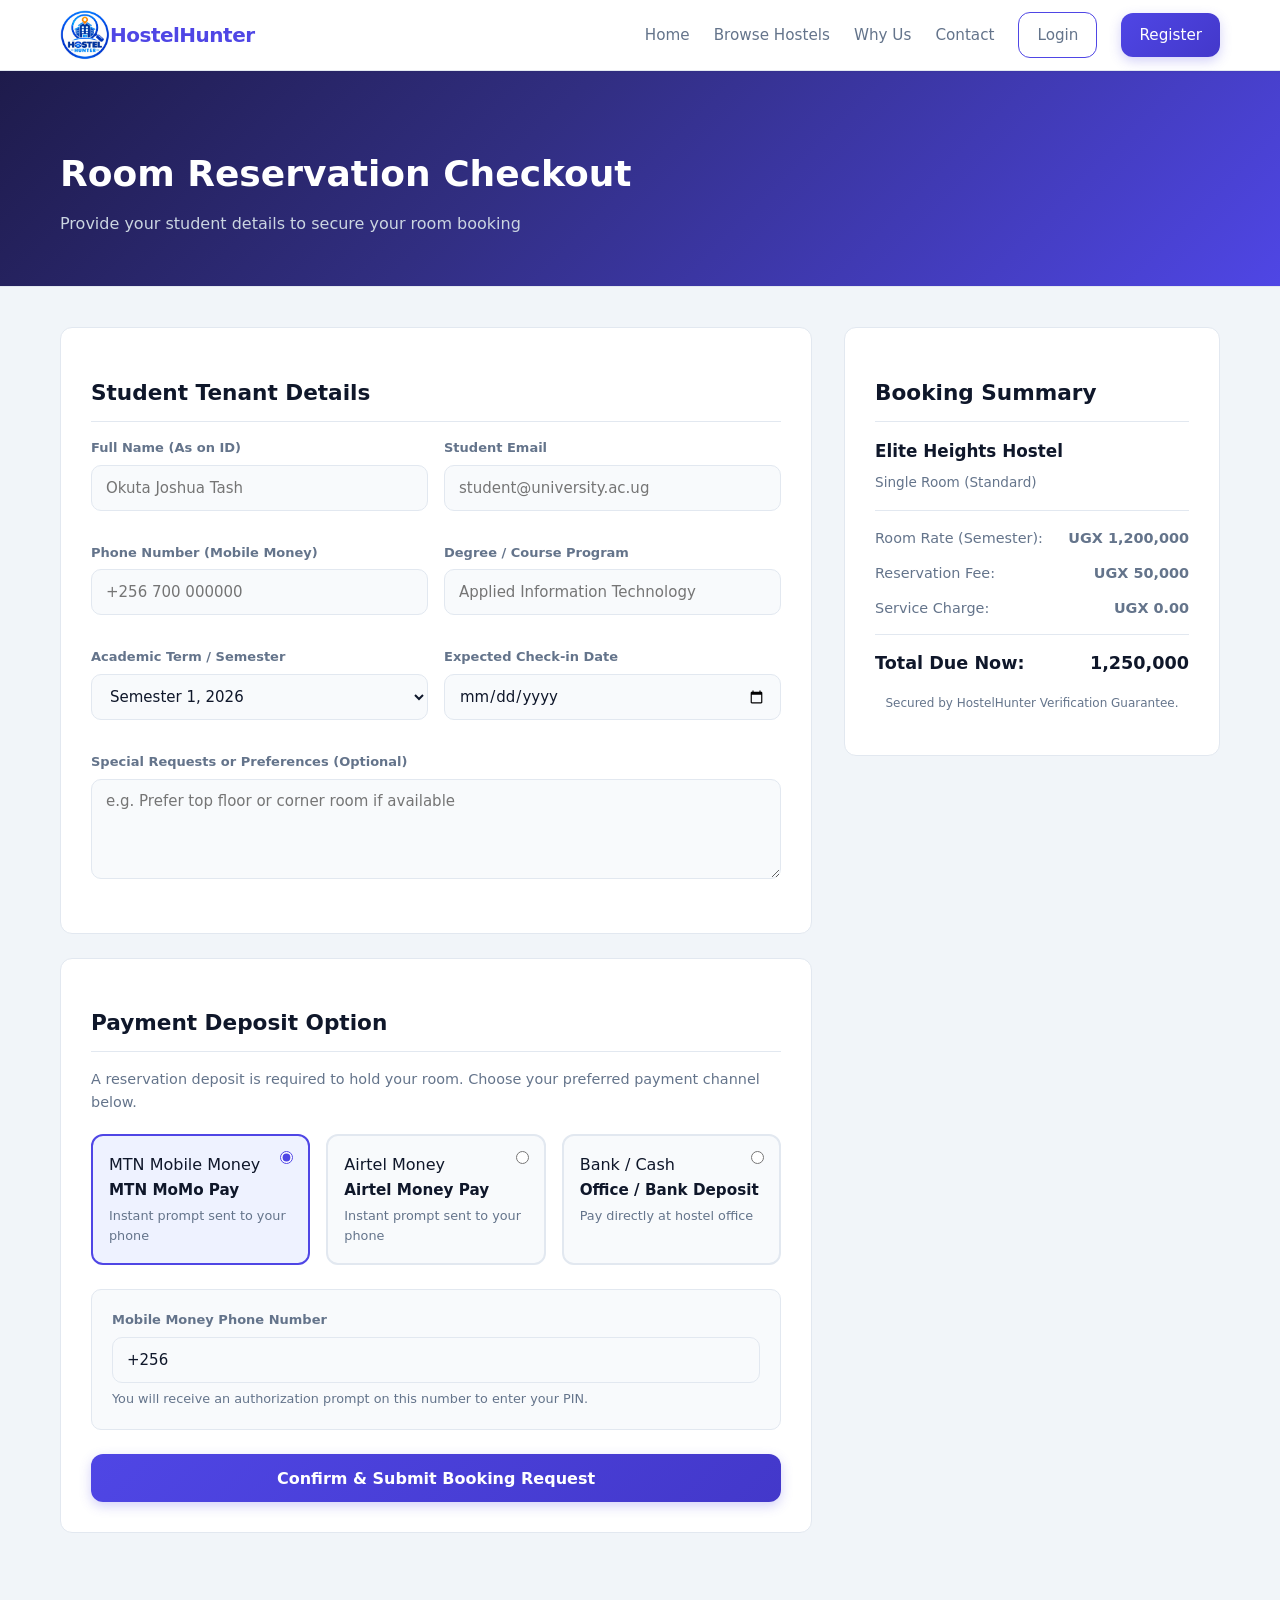
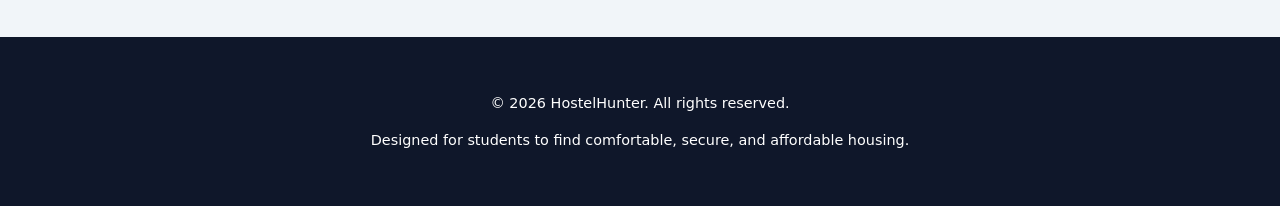
<file: booking.html>
<!DOCTYPE html>
<html lang="en">

<head>
    <meta charset="UTF-8">
    <meta name="viewport" content="width=device-width, initial-scale=1.0">
    <title>Complete Booking | HostelHunter</title>
    <link rel="stylesheet" href="style.css">
</head>

<body>

    <!-- Navigation Bar -->
    <nav class="navbar">
        <div class="container nav-container">
            <a href="index.html" class="logo">
                <img src="icon.jpeg" alt="Logo" class="nav-title-icon"
                    style="width:50px; height:50px; border-radius:50%; object-fit:cover;">HostelHunter
            </a>
            <button class="menu-toggle" id="menuToggle" aria-label="Toggle navigation">
                <span></span>
                <span></span>
                <span></span>
            </button>
            <ul class="nav-links" id="navLinks">
                <li><a href="index.html">Home</a></li>
                <li><a href="listings.html">Browse Hostels</a></li>
                <li><a href="index.html#features">Why Us</a></li>
                <li><a href="index.html#contact">Contact</a></li>
                <li><a href="login.html" class="btn btn-outline">Login</a></li>
                <li><a href="register.html" class="btn btn-primary">Register</a></li>
            </ul>
        </div>
    </nav>

    <!-- Page Header -->
    <header class="page-header">
        <div class="container">
            <h1>Room Reservation Checkout</h1>
            <p>Provide your student details to secure your room booking</p>
        </div>
    </header>

    <!-- Main Booking Layout -->
    <div class="container">
        <div class="booking-layout">

            <!-- Left Column: Student Details Form -->
            <form action="student-dashboard.html" method="GET">
                <div class="booking-card">
                    <h2>Student Tenant Details</h2>

                    <div class="form-row">
                        <div class="form-group">
                            <label for="full_name">Full Name (As on ID)</label>
                            <input type="text" id="full_name" name="full_name" placeholder="Okuta Joshua Tash" required>
                        </div>
                        <div class="form-group">
                            <label for="student_email">Student Email</label>
                            <input type="email" id="student_email" name="student_email"
                                placeholder="student@university.ac.ug" required>
                        </div>
                    </div>

                    <div class="form-row">
                        <div class="form-group">
                            <label for="phone">Phone Number (Mobile Money)</label>
                            <input type="tel" id="phone" name="phone" placeholder="+256 700 000000" required>
                        </div>
                        <div class="form-group">
                            <label for="course">Degree / Course Program</label>
                            <input type="text" id="course" name="course" placeholder="Applied Information Technology"
                                required>
                        </div>
                    </div>

                    <div class="form-row">
                        <div class="form-group">
                            <label for="semester">Academic Term / Semester</label>
                            <select id="semester" name="semester" required>
                                <option value="sem1_2026">Semester 1, 2026</option>
                                <option value="sem2_2026">Semester 2, 2026</option>
                            </select>
                        </div>
                        <div class="form-group">
                            <label for="checkin_date">Expected Check-in Date</label>
                            <input type="date" id="checkin_date" name="checkin_date" required>
                        </div>
                    </div>

                    <div class="form-group">
                        <label for="notes">Special Requests or Preferences (Optional)</label>
                        <textarea id="notes" name="notes"
                            placeholder="e.g. Prefer top floor or corner room if available"></textarea>
                    </div>
                </div>

                <div class="booking-card">
                    <h2>Payment Deposit Option</h2>
                    <p style="color: var(--muted); font-size: 0.9rem; margin-bottom: 20px;">A reservation deposit is
                        required to hold your room. Choose your preferred payment channel below.</p>

                    <!-- Payment Method Cards -->
                    <div class="payment-options-grid">
                        <label class="payment-card-option selected" id="opt-mtn">
                            <input type="radio" name="payment_method" value="mtn" checked
                                onchange="togglePaymentForm('mtn')">
                            <span class="provider-badge mtn">MTN Mobile Money</span>
                            <span class="payment-title">MTN MoMo Pay</span>
                            <span class="payment-desc">Instant prompt sent to your phone</span>
                        </label>

                        <label class="payment-card-option" id="opt-airtel">
                            <input type="radio" name="payment_method" value="airtel"
                                onchange="togglePaymentForm('airtel')">
                            <span class="provider-badge airtel">Airtel Money</span>
                            <span class="payment-title">Airtel Money Pay</span>
                            <span class="payment-desc">Instant prompt sent to your phone</span>
                        </label>

                        <label class="payment-card-option" id="opt-bank">
                            <input type="radio" name="payment_method" value="bank" onchange="togglePaymentForm('bank')">
                            <span class="provider-badge">Bank / Cash</span>
                            <span class="payment-title">Office / Bank Deposit</span>
                            <span class="payment-desc">Pay directly at hostel office</span>
                        </label>
                    </div>

                    <!-- Dynamic Payment Form Fields -->
                    <div id="mobile-money-box" class="payment-details-box active">
                        <div class="form-group" style="margin-bottom: 0;">
                            <label for="momo_number">Mobile Money Phone Number</label>
                            <input type="tel" id="momo_number" name="momo_number" placeholder="0770000000 / 0780000000"
                                value="+256 ">
                            <small style="color: var(--muted); font-size: 0.8rem; margin-top: 6px; display: block;">You
                                will receive an authorization prompt on this number to enter your PIN.</small>
                        </div>
                    </div>

                    <div id="bank-box" class="payment-details-box">
                        <p style="font-size: 0.9rem; color: var(--text); margin-bottom: 8px;"><strong>Instructions for
                                Office / Bank Deposit:</strong></p>
                        <p style="font-size: 0.85rem; color: var(--muted); margin-bottom: 0;">You can visit the Elite
                            Heights management office at Techambia Zone A or deposit directly to Stanbic Bank Account:
                            <strong>9030012345678</strong> (HostelHunter Ltd). Bring your slip during check-in.</p>
                    </div>

                    <button type="submit" class="btn btn-primary full-width"
                        style="margin-top: 24px; height: 48px; font-size: 16px;">Confirm & Submit Booking
                        Request</button>
                </div>
            </form>

            <!-- Right Column: Booking Summary Sidebar -->
            <div>
                <div class="booking-card" style="position: sticky; top: 90px;">
                    <h2>Booking Summary</h2>

                    <div style="margin-bottom: 16px; padding-bottom: 16px; border-bottom: 1px solid var(--border);">
                        <strong
                            style="color: var(--navy); display: block; font-size: 1.05rem; margin-bottom: 4px;">Elite
                            Heights Hostel</strong>
                        <span style="font-size: 0.85rem; color: var(--muted);">Single Room (Standard)</span>
                    </div>

                    <div class="summary-item">
                        <span>Room Rate (Semester):</span>
                        <strong>UGX 1,200,000</strong>
                    </div>
                    <div class="summary-item">
                        <span>Reservation Fee:</span>
                        <strong>UGX 50,000</strong>
                    </div>
                    <div class="summary-item">
                        <span>Service Charge:</span>
                        <strong>UGX 0.00</strong>
                    </div>

                    <div class="summary-total">
                        <span>Total Due Now:</span>
                        <span style="color: var(--blue);">1,250,000</span>
                    </div>

                    <p style="font-size: 0.75rem; color: var(--muted); margin-top: 16px; text-align: center;">
                        Secured by HostelHunter Verification Guarantee.
                    </p>
                </div>
            </div>

        </div>
    </div>

    <!-- Footer -->
    <footer class="footer">
        <div class="container">
            <p>&copy; 2026 HostelHunter. All rights reserved.</p>
            <p class="footer-sub">Designed for students to find comfortable, secure, and affordable housing.</p>
        </div>
    </footer>

    <script src="script.js"></script>
</body>

</html>
</file>
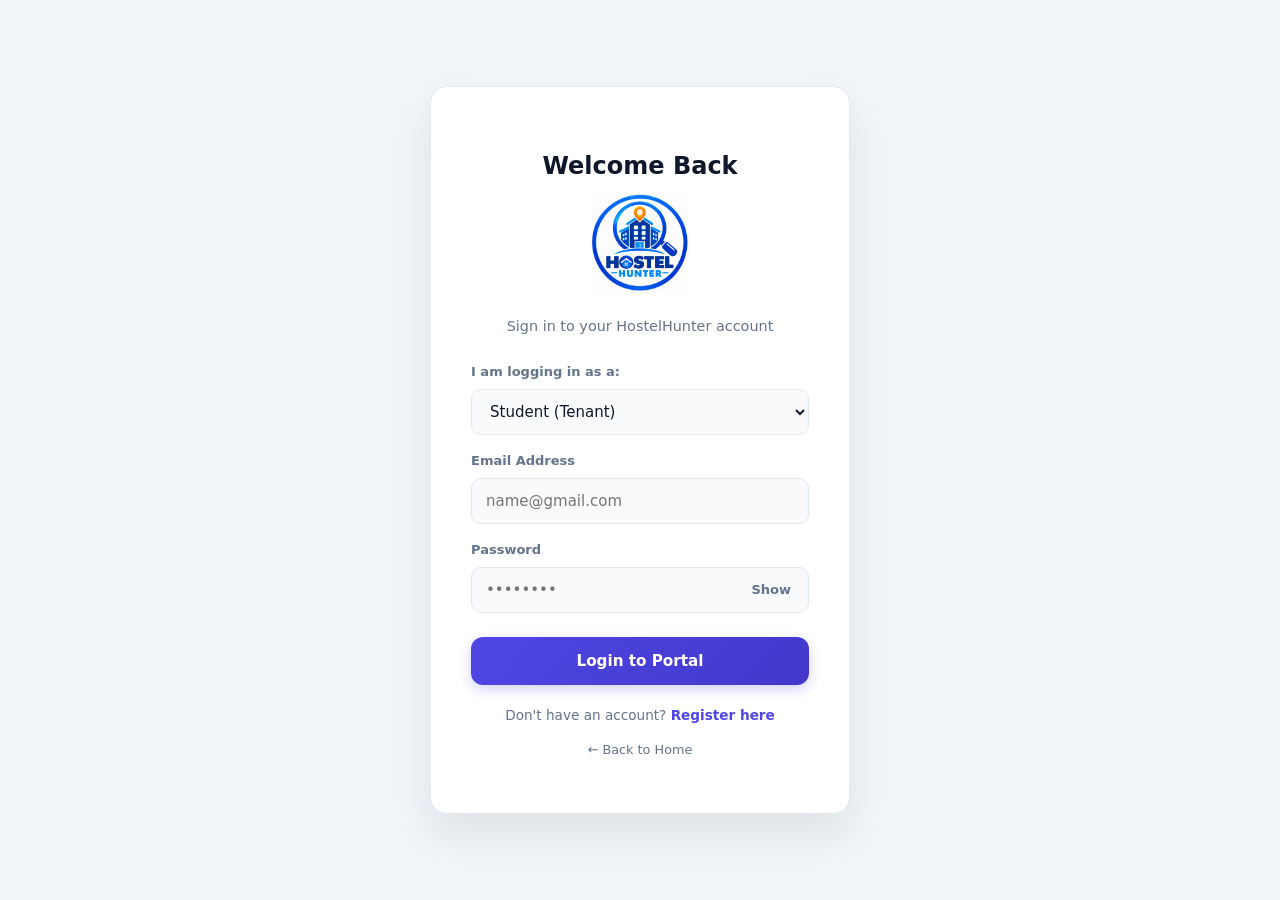
<file: login.html>
<!DOCTYPE html>
<html lang="en">

<head>
    <meta charset="UTF-8">
    <meta name="viewport" content="width=device-width, initial-scale=1.0">
    <title>Login - HostelHunter</title>
    <link rel="stylesheet" href="style.css">
</head>

<body
    style="display: flex; align-items: center; justify-content: center; min-height: 100vh; background: var(--bg-main);">
    <div
        style="background: var(--white); padding: 40px; border-radius: 16px; width: 100%; max-width: 420px; box-shadow: 0 20px 40px rgba(15, 23, 42, 0.08); border: 1px solid var(--border); text-align: center;">

        <h2 style="color: var(--text); margin-bottom: 8px;">Welcome Back</h2>




        <img src="icon.jpeg"
            style="width:100px; height:100px;">
        <p style="color: var(--muted); font-size: 0.9rem; margin-bottom: 24px;">Sign in to your HostelHunter account</p>

        <!-- Unified Alert/Error Box -->
        <div id="loginAlert"
            style="display: none; background: #fef2f2; border: 1px solid #fecaca; color: #dc2626; padding: 10px 14px; border-radius: 8px; font-size: 0.85rem; margin-bottom: 16px; text-align: left;">
        </div>

        <form id="loginForm" onsubmit="handleLogin(event)">
            <!-- Account Type Selector -->
            <div class="form-group" style="text-align: left; margin-bottom: 16px;">
                <label for="accountType"
                    style="display:block; font-size:13px; font-weight:600; margin-bottom:6px; color: var(--muted);">I am
                    logging in as a:</label>
                <select id="accountType" name="account_type"
                    style="width:100%; height:46px; padding:0 14px; border:1px solid var(--border); border-radius:10px; background:var(--bg-light); color: var(--text);">
                    <option value="student">Student (Tenant)</option>
                    <option value="vendor">Hostel Owner / Vendor</option>
                </select>
            </div>

            <div class="form-group" style="text-align: left; margin-bottom: 16px;">
                <label for="loginEmail"
                    style="display:block; font-size:13px; font-weight:600; margin-bottom:6px; color: var(--muted);">Email
                    Address</label>
                <input type="email" id="loginEmail" name="email" required placeholder="name@gmail.com"
                    style="width:100%; height:46px; padding:0 14px; border:1px solid var(--border); border-radius:10px; background:var(--bg-light); color: var(--text);">
            </div>

            <!-- Password Field with Built-in View Toggle -->
            <div class="form-group" style="text-align: left; margin-bottom: 24px;">
                <label for="loginPassword"
                    style="display:block; font-size:13px; font-weight:600; margin-bottom:6px; color: var(--muted);">Password</label>
                <div style="position: relative; display: flex; align-items: center;">
                    <input type="password" id="loginPassword" name="password" required placeholder="••••••••"
                        style="width:100%; height:46px; padding:0 45px 0 14px; border:1px solid var(--border); border-radius:10px; background:var(--bg-light); color: var(--text);">
                    <button type="button" onclick="togglePasswordVisibility()"
                        style="position: absolute; right: 12px; background: none; border: none; cursor: pointer; color: var(--muted); font-size: 13px; font-weight: 600;"
                        id="togglePasswordBtn">Show</button>
                </div>
            </div>

            <button type="submit" id="loginBtn" class="btn btn-primary full-width" style="height: 48px;">Login to
                Portal</button>
        </form>

        <p style="font-size: 0.85rem; color: var(--muted); margin-top: 20px;">
            Don't have an account? <a href="register.html"
                style="color: var(--primary); text-decoration: none; font-weight: 600;">Register here</a>
        </p>
        <p style="font-size: 0.8rem; margin-top: 10px;">
            <a href="index.html" style="color: var(--muted); text-decoration: none;">&larr; Back to Home</a>
        </p>
    </div>

    <script src="script.js"></script>
</body>

</html>
</file>
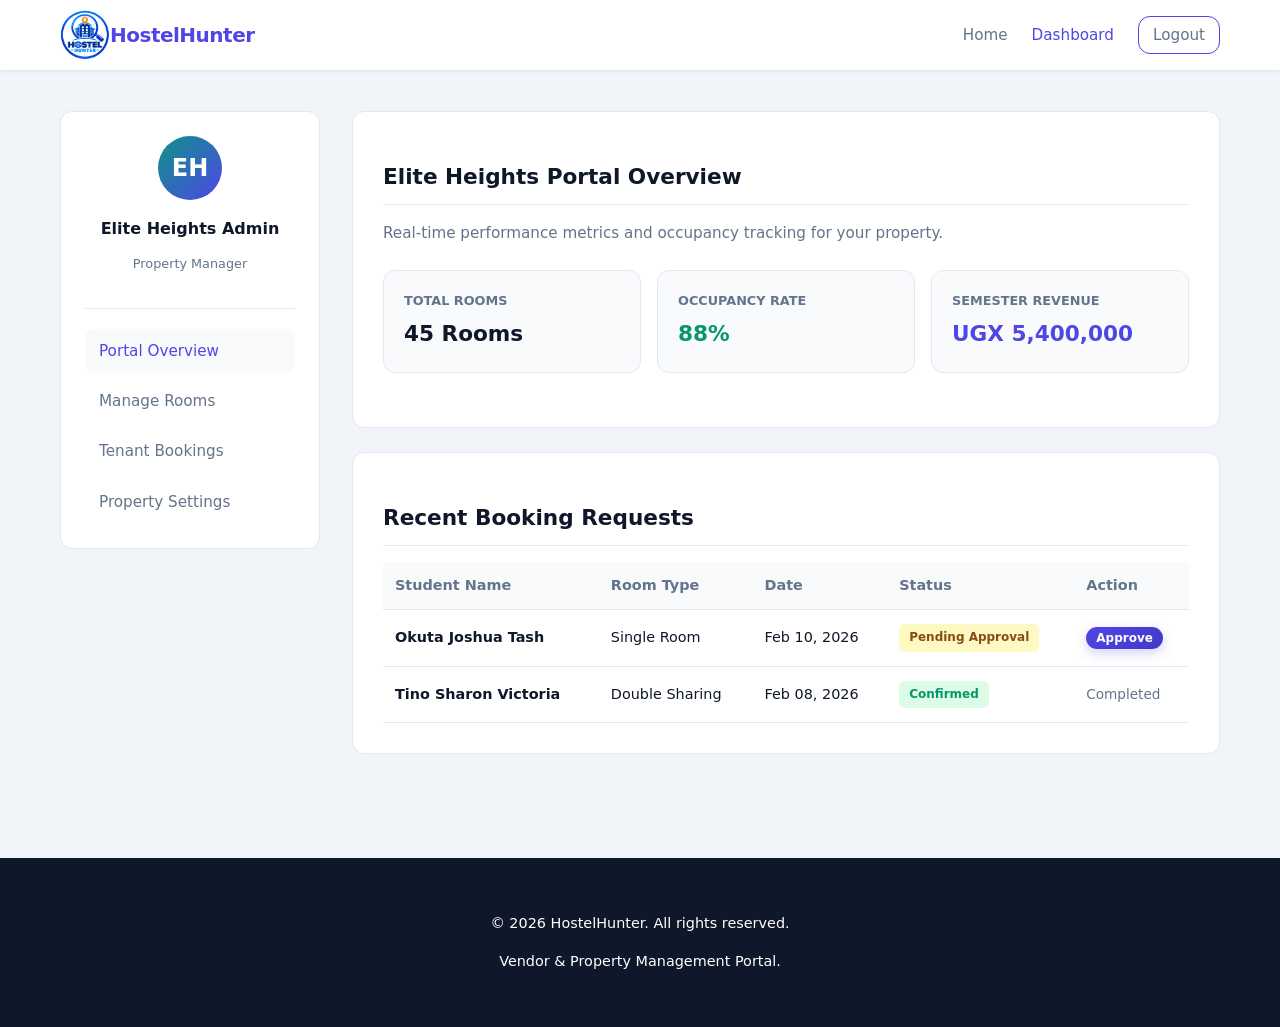
<file: owner-dashboard.html>
<!DOCTYPE html>
<html lang="en">

<head>
    <meta charset="UTF-8">
    <meta name="viewport" content="width=device-width, initial-scale=1.0">
    <title>Owner & Admin Portal | HostelHunter</title>
    <link rel="stylesheet" href="style.css">
</head>

<body>

    <!-- Navigation Bar -->
    <nav class="navbar">
        <div class="container nav-container">
             <a href="index.html" class="logo">
                <img src="icon.jpeg" alt="Logo" class="nav-title-icon"
                    style="width:50px; height:50px; border-radius:50%; object-fit:cover;">HostelHunter
            </a>
            <button class="menu-toggle" id="menuToggle" aria-label="Toggle navigation">
                <span></span>
                <span></span>
                <span></span>
            </button>
            <ul class="nav-links" id="navLinks">
                <li><a href="index.html">Home</a></li>
                <li><a href="owner-dashboard.html?tab=owner-overview" class="active">Dashboard</a></li>
                <li><a href="#" onclick="handleLogout(event)" class="btn btn-outline"
                        style="padding: 6px 14px;">Logout</a></li>
            </ul>
        </div>
    </nav>

    <!-- Dashboard Layout -->
    <div class="container">
        <div class="dashboard-layout">

            <!-- Sidebar Navigation -->
            <aside class="dashboard-sidebar">
                <div class="student-profile-snippet">
                    <div class="student-avatar"
                        style="background: linear-gradient(135deg, var(--accent), var(--primary));">EH</div>
                    <h3>Elite Heights Admin</h3>
                    <p>Property Manager</p>
                </div>

                <div class="dashboard-nav">
                    <a href="owner-dashboard.html?tab=owner-overview" class="dashboard-nav-link active"
                        id="nav-owner-overview" onclick="switchTab(event, 'owner-overview')">Portal Overview</a>
                    <a href="owner-dashboard.html?tab=rooms" class="dashboard-nav-link" id="nav-rooms"
                        onclick="switchTab(event, 'rooms')">Manage Rooms</a>
                    <a href="owner-dashboard.html?tab=tenant-bookings" class="dashboard-nav-link"
                        id="nav-tenant-bookings" onclick="switchTab(event, 'tenant-bookings')">Tenant Bookings</a>
                    <a href="owner-dashboard.html?tab=owner-settings" class="dashboard-nav-link" id="nav-owner-settings"
                        onclick="switchTab(event, 'owner-settings')">Property Settings</a>
                </div>
            </aside>

            <!-- Main Content Area -->
            <main class="dashboard-main">

                <!-- TAB 1: OVERVIEW -->
                <div id="owner-overview" class="dashboard-section active">
                    <div class="dashboard-card">
                        <h2>Elite Heights Portal Overview</h2>
                        <p style="color: var(--muted); font-size: 0.95rem; margin-bottom: 24px;">Real-time performance
                            metrics and occupancy tracking for your property.</p>

                        <div class="stats-grid">
                            <div class="stat-box">
                                <span>Total Rooms</span>
                                <strong>45 Rooms</strong>
                            </div>
                            <div class="stat-box">
                                <span>Occupancy Rate</span>
                                <strong style="color: var(--success);">88%</strong>
                            </div>
                            <div class="stat-box">
                                <span>Semester Revenue</span>
                                <strong style="color: var(--primary);">UGX 5,400,000</strong>
                            </div>
                        </div>
                    </div>

                    <div class="dashboard-card">
                        <h2>Recent Booking Requests</h2>
                        <div style="overflow-x: auto;">
                            <table class="booking-table">
                                <thead>
                                    <tr>
                                        <th>Student Name</th>
                                        <th>Room Type</th>
                                        <th>Date</th>
                                        <th>Status</th>
                                        <th>Action</th>
                                    </tr>
                                </thead>
                                <tbody>
                                    <tr>
                                        <td><strong>Okuta Joshua Tash</strong></td>
                                        <td>Single Room</td>
                                        <td>Feb 10, 2026</td>
                                        <td><span class="badge-status pending">Pending Approval</span></td>
                                        <td>
                                            <button class="btn btn-primary"
                                                style="padding: 4px 10px; font-size: 0.75rem;"
                                                onclick="alert('Booking approved successfully!')">Approve</button>
                                        </td>
                                    </tr>
                                    <tr>
                                        <td><strong>Tino Sharon Victoria</strong></td>
                                        <td>Double Sharing</td>
                                        <td>Feb 08, 2026</td>
                                        <td><span class="badge-status confirmed">Confirmed</span></td>
                                        <td><span style="font-size: 0.85rem; color: var(--muted);">Completed</span></td>
                                    </tr>
                                </tbody>
                            </table>
                        </div>
                    </div>
                </div>

                <!-- TAB 2: MANAGE ROOMS -->
                <div id="rooms" class="dashboard-section">
                    <div class="dashboard-card">
                        <div
                            style="display: flex; justify-content: space-between; align-items: center; margin-bottom: 20px;">
                            <h2>Room Inventory & Availability</h2>
                            <button class="btn btn-primary" style="padding: 6px 14px; font-size: 0.85rem;"
                                onclick="alert('Add Room modal triggered.')">+ Add New Room</button>
                        </div>
                        <div style="overflow-x: auto;">
                            <table class="booking-table">
                                <thead>
                                    <tr>
                                        <th>Room No.</th>
                                        <th>Type</th>
                                        <th>Price / Sem</th>
                                        <th>Status</th>
                                        <th>Actions</th>
                                    </tr>
                                </thead>
                                <tbody>
                                    <tr>
                                        <td><strong>Room 101</strong></td>
                                        <td>Single Room</td>
                                        <td>UGX 1200000</td>
                                        <td><span class="badge-status confirmed">Occupied</span></td>
                                        <td><a href="#"
                                                style="color: var(--primary); font-size: 0.85rem; text-decoration: none;">Edit</a>
                                        </td>
                                    </tr>
                                    <tr>
                                        <td><strong>Room 102</strong></td>
                                        <td>Single Room</td>
                                        <td>UGX 1200000</td>
                                        <td><span class="badge-status pending"
                                                style="background:#e0f2fe; color:#0369a1;">Available</span></td>
                                        <td><a href="#"
                                                style="color: var(--primary); font-size: 0.85rem; text-decoration: none;">Edit</a>
                                        </td>
                                    </tr>
                                    <tr>
                                        <td><strong>Room 201</strong></td>
                                        <td>Double Sharing</td>
                                        <td>UGX 900000</td>
                                        <td><span class="badge-status confirmed">Occupied</span></td>
                                        <td><a href="#"
                                                style="color: var(--primary); font-size: 0.85rem; text-decoration: none;">Edit</a>
                                        </td>
                                    </tr>
                                </tbody>
                            </table>
                        </div>
                    </div>
                </div>

                <!-- TAB 3: TENANT BOOKINGS -->
                <div id="tenant-bookings" class="dashboard-section">
                    <div class="dashboard-card">
                        <h2>All Tenant Reservations</h2>
                        <p style="color: var(--muted); font-size: 0.9rem; margin-bottom: 20px;">Complete record of
                            students checked into your property.</p>
                        <div style="overflow-x: auto;">
                            <table class="booking-table">
                                <thead>
                                    <tr>
                                        <th>Student</th>
                                        <th>Course</th>
                                        <th>Room</th>
                                        <th>Payment</th>
                                    </tr>
                                </thead>
                                <tbody>
                                    <tr>
                                        <td><strong>Okuta Joshua Tash</strong></td>
                                        <td>Applied IT</td>
                                        <td>Room 102 (Single)</td>
                                        <td><span class="badge-status confirmed">Deposit Paid (UGX 500000)</span></td>
                                    </tr>
                                    <tr>
                                        <td><strong>Tino Sharon Victoria</strong></td>
                                        <td>Education</td>
                                        <td>Room 201 (Double)</td>
                                        <td><span class="badge-status confirmed">Fully Paid</span></td>
                                    </tr>
                                </tbody>
                            </table>
                        </div>
                    </div>
                </div>

                <!-- TAB 4: PROPERTY SETTINGS -->
                <div id="owner-settings" class="dashboard-section">
                    <div class="dashboard-card">
                        <h2>Property & Vendor Settings</h2>
                        <p style="color: var(--muted); font-size: 0.9rem; margin-bottom: 20px;">Update your hostel
                            profile and payout details.</p>

                        <form onsubmit="handleSettingsUpdate(event)">
                            <div class="form-row">
                                <div class="form-group">
                                    <label>Hostel Name</label>
                                    <input type="text" value="Elite Heights Hostel">
                                </div>
                                <div class="form-group">
                                    <label>Location / Zone</label>
                                    <input type="text" value="Techambia Zone A">
                                </div>
                            </div>
                            <div class="form-row">
                                <div class="form-group">
                                    <label>Manager Phone</label>
                                    <input type="tel" value="+256 700 987654">
                                </div>
                                <div class="form-group">
                                    <label>Mobile Money / Bank Payout Number</label>
                                    <input type="text" value="+256 780 123456 (MTN)">
                                </div>
                            </div>
                            <button type="submit" class="btn btn-primary" style="padding: 10px 24px;">Save Property
                                Details</button>
                        </form>
                    </div>
                </div>

            </main>

        </div>
    </div>

    <!-- Success Modal Popup -->
    <div class="modal-overlay" id="successModal">
        <div class="modal-card text-center">
            <h3 style="color: var(--success); margin-bottom: 12px;">Success!</h3>
            <p style="color: var(--muted); font-size: 0.9rem; margin-bottom: 20px;" id="modalMessage">Property details
                updated successfully.</p>
            <button class="btn btn-primary" onclick="closeModal()" style="width: 100%;">OK</button>
        </div>
    </div>

    <!-- Footer -->
    <footer class="footer">
        <div class="container">
            <p>&copy; 2026 HostelHunter. All rights reserved.</p>
            <p class="footer-sub">Vendor & Property Management Portal.</p>
        </div>
    </footer>

    <script src="script.js"></script>
</body>

</html>
</file>
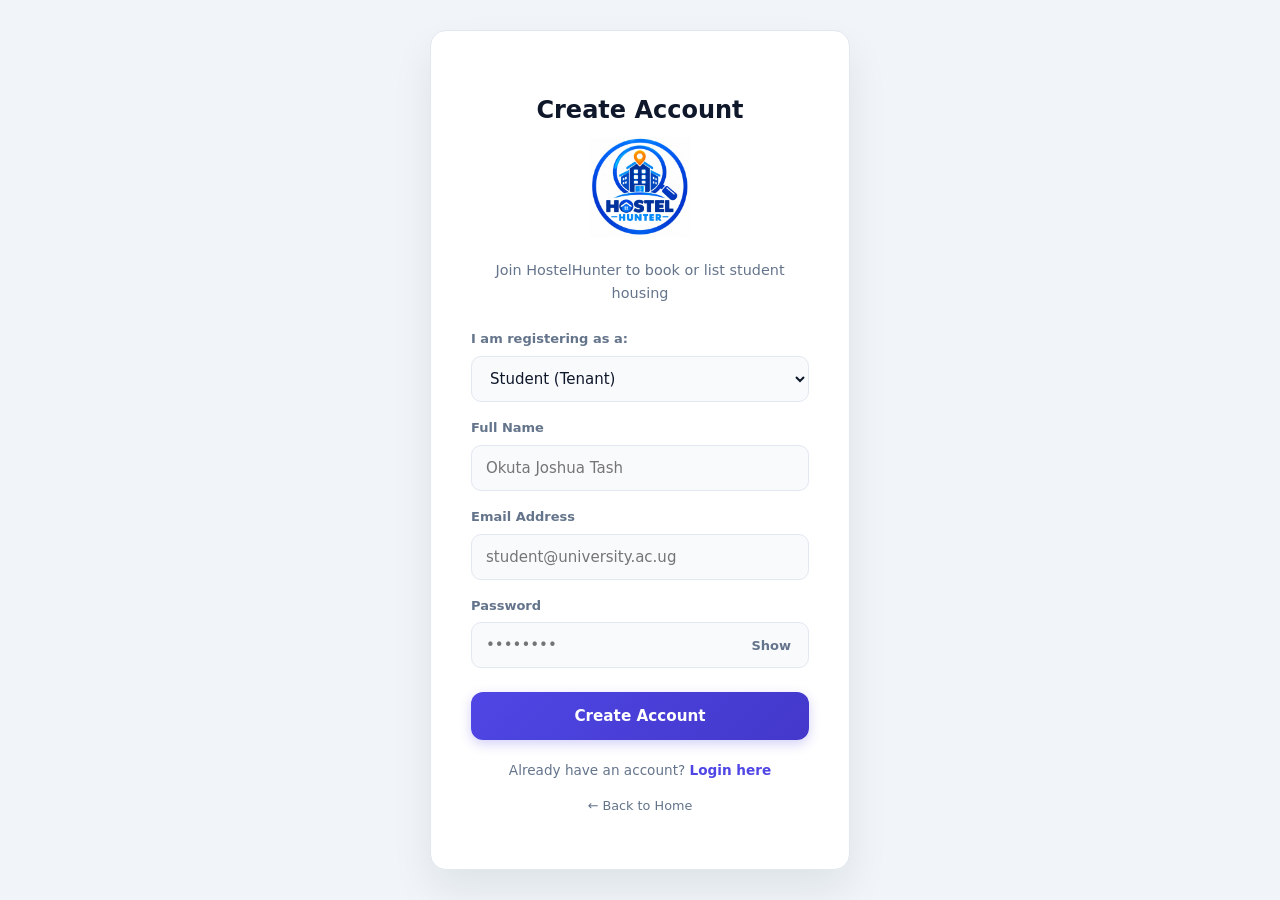
<file: register.html>
<!DOCTYPE html>
<html lang="en">

<head>
    <meta charset="UTF-8">
    <meta name="viewport" content="width=device-width, initial-scale=1.0">
    <title>Register - HostelHunter</title>
    <link rel="stylesheet" href="style.css">
</head>

<body
    style="display: flex; align-items: center; justify-content: center; min-height: 100vh; background: var(--bg-main);">
    <div
        style="background: var(--white); padding: 40px; border-radius: 16px; width: 100%; max-width: 420px; box-shadow: 0 20px 40px rgba(15, 23, 42, 0.08); border: 1px solid var(--border); text-align: center;">

        <h2 style="color: var(--text); margin-bottom: 8px;">Create Account</h2>
        <img src="icon.jpeg" style="width:100px; height:100px; object-fit: contain;">
        <p style="color: var(--muted); font-size: 0.9rem; margin-bottom: 24px;">Join HostelHunter to book or list
            student housing</p>

        <!-- Inline Error / Success Alert Box -->
        <div id="errorMessage"
            style="display: none; background: #fef2f2; border: 1px solid #fecaca; color: #dc2626; padding: 10px 14px; border-radius: 8px; font-size: 0.85rem; margin-bottom: 16px; text-align: left;">
        </div>

        <form id="registerForm" onsubmit="handleXamppRegister(event)">
            <!-- Account Type Selector -->
            <div class="form-group" style="text-align: left; margin-bottom: 16px;">
                <label for="accountType"
                    style="display:block; font-size:13px; font-weight:600; margin-bottom:6px; color: var(--muted);">I am
                    registering as a:</label>
                <select id="accountType" name="account_type"
                    style="width:100%; height:46px; padding:0 14px; border:1px solid var(--border); border-radius:10px; background:var(--bg-light); color: var(--text);">
                    <option value="student">Student (Tenant)</option>
                    <option value="vendor">Hostel Owner / Vendor</option>
                </select>
            </div>

            <div class="form-group" style="text-align: left; margin-bottom: 16px;">
                <label for="fullName"
                    style="display:block; font-size:13px; font-weight:600; margin-bottom:6px; color: var(--muted);">Full
                    Name</label>
                <input type="text" id="fullName" name="full_name" required placeholder="Okuta Joshua Tash"
                    style="width:100%; height:46px; padding:0 14px; border:1px solid var(--border); border-radius:10px; background:var(--bg-light); color: var(--text);">
            </div>

            <div class="form-group" style="text-align: left; margin-bottom: 16px;">
                <label for="email"
                    style="display:block; font-size:13px; font-weight:600; margin-bottom:6px; color: var(--muted);">Email
                    Address</label>
                <input type="email" id="email" name="email" required placeholder="student@university.ac.ug"
                    style="width:100%; height:46px; padding:0 14px; border:1px solid var(--border); border-radius:10px; background:var(--bg-light); color: var(--text);">
            </div>

            <!-- Password Field with Embedded View Toggle -->
            <div class="form-group" style="text-align: left; margin-bottom: 24px;">
                <label for="password"
                    style="display:block; font-size:13px; font-weight:600; margin-bottom:6px; color: var(--muted);">Password</label>
                <div style="position: relative; display: flex; align-items: center;">
                    <input type="password" id="password" name="password" required placeholder="••••••••"
                        style="width:100%; height:46px; padding:0 45px 0 14px; border:1px solid var(--border); border-radius:10px; background:var(--bg-light); color: var(--text);">
                    <button type="button" onclick="toggleRegisterPassword()" id="toggleRegisterPasswordBtn"
                        style="position: absolute; right: 12px; background: none; border: none; cursor: pointer; color: var(--muted); font-size: 13px; font-weight: 600;">Show</button>
                </div>
            </div>

            <button type="submit" id="registerBtn" class="btn btn-primary full-width" style="height: 48px;">Create
                Account</button>
        </form>

        <p style="font-size: 0.85rem; color: var(--muted); margin-top: 20px;">
            Already have an account? <a href="login.html"
                style="color: var(--primary); text-decoration: none; font-weight: 600;">Login here</a>
        </p>
        <p style="font-size: 0.8rem; margin-top: 10px;">
            <a href="index.html" style="color: var(--muted); text-decoration: none;">&larr; Back to Home</a>
        </p>
    </div>

    <script>
        // Password Visibility Toggle
        function toggleRegisterPassword() {
            const passwordInput = document.getElementById('password');
            const toggleBtn = document.getElementById('toggleRegisterPasswordBtn');
            if (passwordInput.type === 'password') {
                passwordInput.type = 'text';
                toggleBtn.textContent = 'Hide';
            } else {
                passwordInput.type = 'password';
                toggleBtn.textContent = 'Show';
            }
        }

        // Register AJAX Request to Backend with exact underscore path
        async function handleXamppRegister(event) {
            event.preventDefault();
            const errorBox = document.getElementById('errorMessage');
            const registerBtn = document.getElementById('registerBtn');

            errorBox.style.display = 'none';
            registerBtn.disabled = true;
            registerBtn.textContent = 'Creating Account...';

            const accountType = document.getElementById('accountType').value;
            const fullName = document.getElementById('fullName').value;
            const email = document.getElementById('email').value;
            const password = document.getElementById('password').value;

            try {
                const response = await fetch('./back_end/log_reg/register.php', {
                    method: 'POST',
                    headers: {
                        'Content-Type': 'application/json',
                        'Accept': 'application/json'
                    },
                    body: JSON.stringify({
                        full_name: fullName,
                        email: email,
                        password: password,
                        account_type: accountType
                    })
                });

                const result = await response.json();

                if (result.success) {
                    localStorage.setItem('campus_user_logged_in', 'true');
                    localStorage.setItem('campus_account_type', result.account_type);
                    localStorage.setItem('campus_user_name', fullName);

                    errorBox.style.display = 'block';
                    errorBox.style.background = '#dcfce7';
                    errorBox.style.border = '1px solid #86efac';
                    errorBox.style.color = '#15803d';
                    errorBox.textContent = 'Account created successfully! Redirecting...';

                    setTimeout(() => {
                        window.location.href = result.redirect;
                    }, 800);
                } else {
                    errorBox.style.display = 'block';
                    errorBox.style.background = '#fef2f2';
                    errorBox.style.border = '1px solid #fecaca';
                    errorBox.style.color = '#dc2626';
                    errorBox.textContent = result.message || 'Registration failed. Please check your details.';
                    registerBtn.disabled = false;
                    registerBtn.textContent = 'Create Account';
                }
            } catch (error) {
                console.error('Registration Error:', error);
                errorBox.style.display = 'block';
                errorBox.style.background = '#fef2f2';
                errorBox.style.border = '1px solid #fecaca';
                errorBox.style.color = '#dc2626';
                errorBox.textContent = 'Unable to connect to the server. Please ensure XAMPP Apache and MySQL are running.';
                registerBtn.disabled = false;
                registerBtn.textContent = 'Create Account';
            }
        }
    </script>
</body>

</html>
</file>
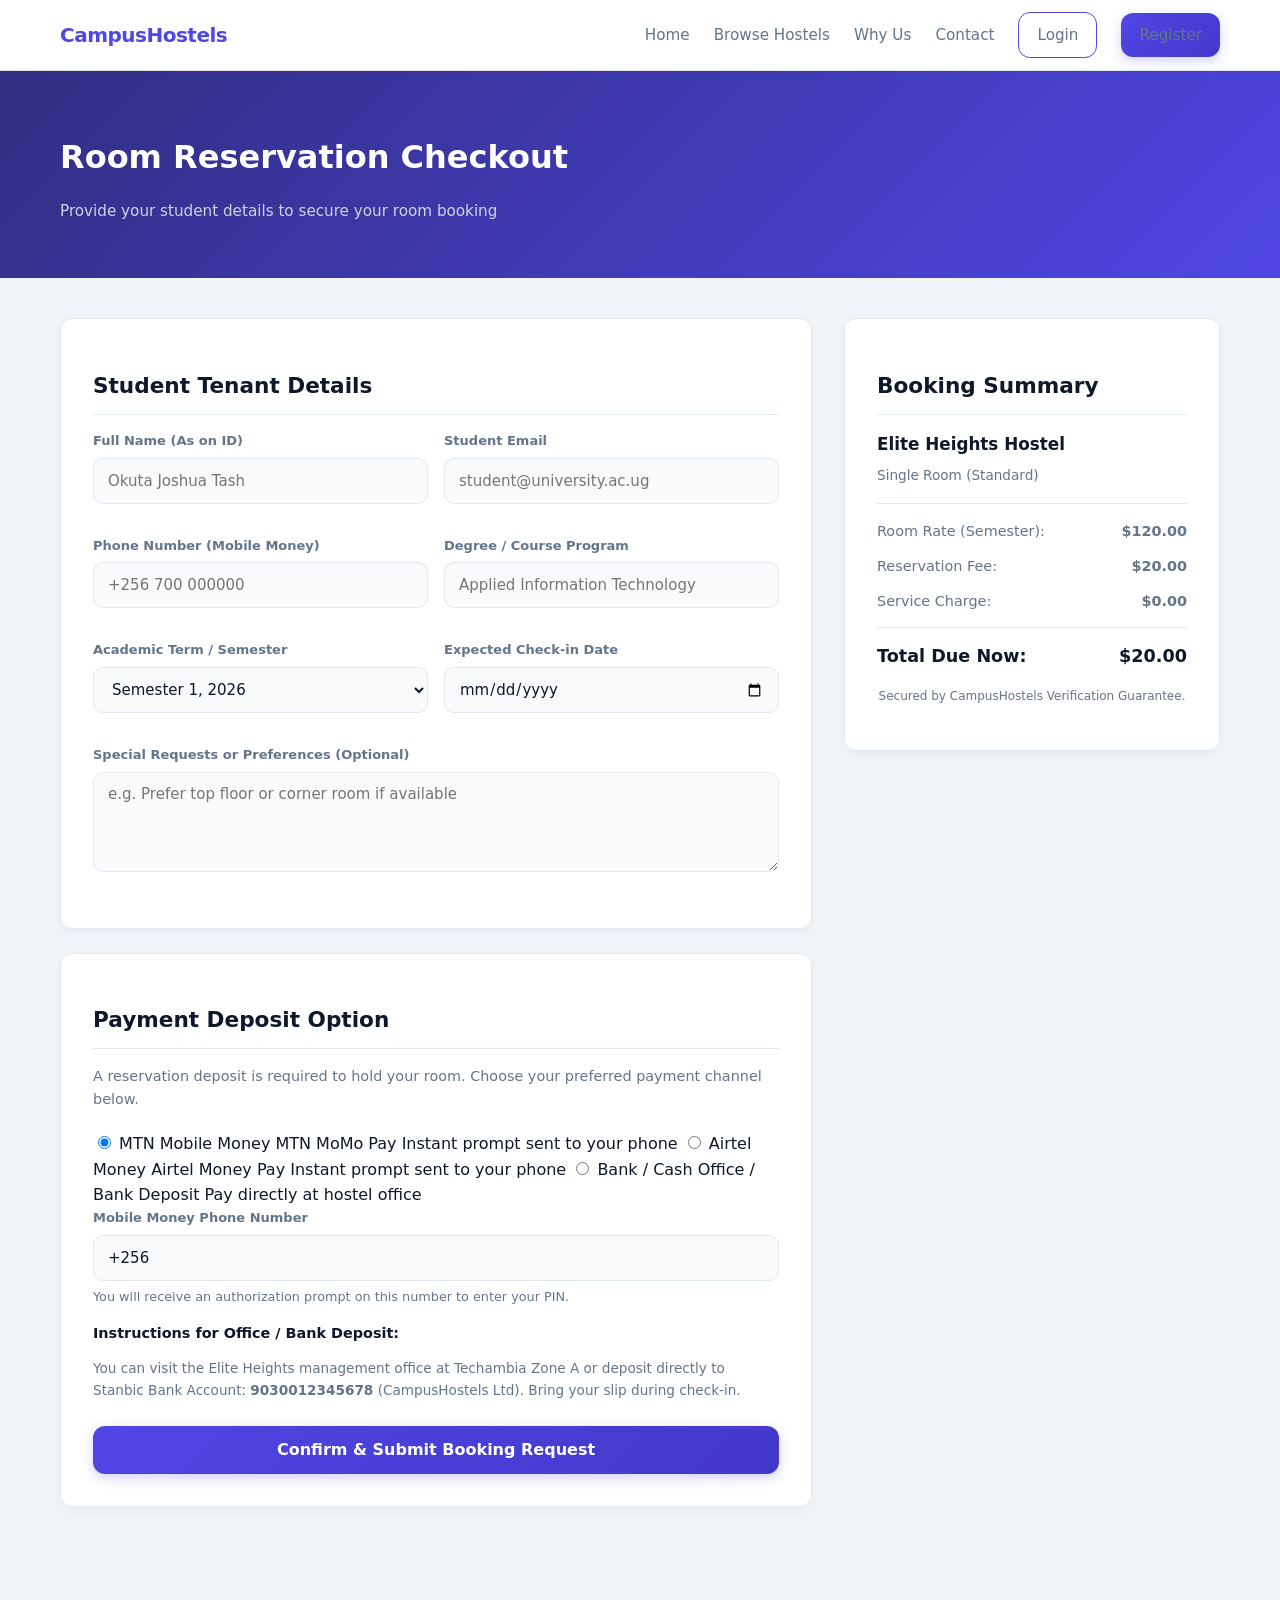
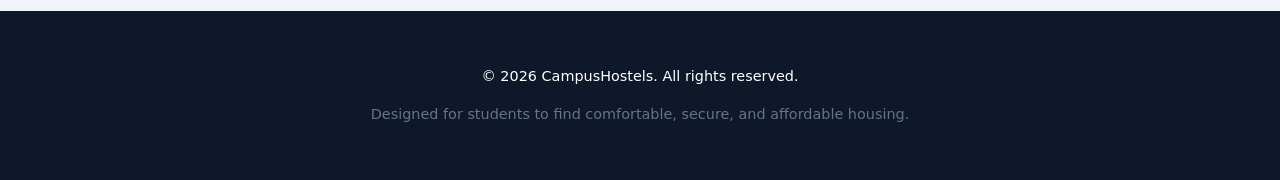
<file: Student_side/booking.html>
<!DOCTYPE html>
<html lang="en">
<head>
    <meta charset="UTF-8">
    <meta name="viewport" content="width=device-width, initial-scale=1.0">
    <title>Complete Booking - CampusHostels</title>
    <link rel="stylesheet" href="style.css">
</head>
<body>

    <!-- Navigation Bar -->
    <nav class="navbar">
        <div class="container nav-container">
            <a href="index.html" class="logo">CampusHostels</a>
            <button class="menu-toggle" id="menuToggle" aria-label="Toggle navigation">
                <span></span>
                <span></span>
                <span></span>
            </button>
            <ul class="nav-links" id="navLinks">
                <li><a href="index.html">Home</a></li>
                <li><a href="listings.html">Browse Hostels</a></li>
                <li><a href="index.html#features">Why Us</a></li>
                <li><a href="index.html#contact">Contact</a></li>
                <li><a href="login.html" class="btn btn-outline">Login</a></li>
                <li><a href="register.html" class="btn btn-primary">Register</a></li>
            </ul>
        </div>
    </nav>

    <!-- Page Header -->
    <header class="page-header">
        <div class="container">
            <h1>Room Reservation Checkout</h1>
            <p>Provide your student details to secure your room booking</p>
        </div>
    </header>

    <!-- Main Booking Layout -->
    <div class="container">
        <div class="booking-layout">
            
            <!-- Left Column: Student Details Form -->
            <form action="student-dashboard.html" method="GET">
                <div class="booking-card">
                    <h2>Student Tenant Details</h2>
                    
                    <div class="form-row">
                        <div class="form-group">
                            <label for="full_name">Full Name (As on ID)</label>
                            <input type="text" id="full_name" name="full_name" placeholder="Okuta Joshua Tash" required>
                        </div>
                        <div class="form-group">
                            <label for="student_email">Student Email</label>
                            <input type="email" id="student_email" name="student_email" placeholder="student@university.ac.ug" required>
                        </div>
                    </div>

                    <div class="form-row">
                        <div class="form-group">
                            <label for="phone">Phone Number (Mobile Money)</label>
                            <input type="tel" id="phone" name="phone" placeholder="+256 700 000000" required>
                        </div>
                        <div class="form-group">
                            <label for="course">Degree / Course Program</label>
                            <input type="text" id="course" name="course" placeholder="Applied Information Technology" required>
                        </div>
                    </div>

                    <div class="form-row">
                        <div class="form-group">
                            <label for="semester">Academic Term / Semester</label>
                            <select id="semester" name="semester" required>
                                <option value="sem1_2026">Semester 1, 2026</option>
                                <option value="sem2_2026">Semester 2, 2026</option>
                            </select>
                        </div>
                        <div class="form-group">
                            <label for="checkin_date">Expected Check-in Date</label>
                            <input type="date" id="checkin_date" name="checkin_date" required>
                        </div>
                    </div>

                    <div class="form-group">
                        <label for="notes">Special Requests or Preferences (Optional)</label>
                        <textarea id="notes" name="notes" placeholder="e.g. Prefer top floor or corner room if available"></textarea>
                    </div>
                </div>

                <div class="booking-card">
                    <h2>Payment Deposit Option</h2>
                    <p style="color: var(--muted); font-size: 0.9rem; margin-bottom: 20px;">A reservation deposit is required to hold your room. Choose your preferred payment channel below.</p>
                    
                    <!-- Payment Method Cards -->
                    <div class="payment-options-grid">
                        <label class="payment-card-option selected" id="opt-mtn">
                            <input type="radio" name="payment_method" value="mtn" checked onchange="togglePaymentForm('mtn')">
                            <span class="provider-badge mtn">MTN Mobile Money</span>
                            <span class="payment-title">MTN MoMo Pay</span>
                            <span class="payment-desc">Instant prompt sent to your phone</span>
                        </label>

                        <label class="payment-card-option" id="opt-airtel">
                            <input type="radio" name="payment_method" value="airtel" onchange="togglePaymentForm('airtel')">
                            <span class="provider-badge airtel">Airtel Money</span>
                            <span class="payment-title">Airtel Money Pay</span>
                            <span class="payment-desc">Instant prompt sent to your phone</span>
                        </label>

                        <label class="payment-card-option" id="opt-bank">
                            <input type="radio" name="payment_method" value="bank" onchange="togglePaymentForm('bank')">
                            <span class="provider-badge">Bank / Cash</span>
                            <span class="payment-title">Office / Bank Deposit</span>
                            <span class="payment-desc">Pay directly at hostel office</span>
                        </label>
                    </div>

                    <!-- Dynamic Payment Form Fields -->
                    <div id="mobile-money-box" class="payment-details-box active">
                        <div class="form-group" style="margin-bottom: 0;">
                            <label for="momo_number">Mobile Money Phone Number</label>
                            <input type="tel" id="momo_number" name="momo_number" placeholder="0770000000 / 0780000000" value="+256 ">
                            <small style="color: var(--muted); font-size: 0.8rem; margin-top: 6px; display: block;">You will receive an authorization prompt on this number to enter your PIN.</small>
                        </div>
                    </div>

                    <div id="bank-box" class="payment-details-box">
                        <p style="font-size: 0.9rem; color: var(--text); margin-bottom: 8px;"><strong>Instructions for Office / Bank Deposit:</strong></p>
                        <p style="font-size: 0.85rem; color: var(--muted); margin-bottom: 0;">You can visit the Elite Heights management office at Techambia Zone A or deposit directly to Stanbic Bank Account: <strong>9030012345678</strong> (CampusHostels Ltd). Bring your slip during check-in.</p>
                    </div>

                    <button type="submit" class="btn btn-primary full-width" style="margin-top: 24px; height: 48px; font-size: 16px;">Confirm & Submit Booking Request</button>
                </div>
            </form>

            <!-- Right Column: Booking Summary Sidebar -->
            <div>
                <div class="booking-card" style="position: sticky; top: 90px;">
                    <h2>Booking Summary</h2>
                    
                    <div style="margin-bottom: 16px; padding-bottom: 16px; border-bottom: 1px solid var(--border);">
                        <strong style="color: var(--navy); display: block; font-size: 1.05rem; margin-bottom: 4px;">Elite Heights Hostel</strong>
                        <span style="font-size: 0.85rem; color: var(--muted);">Single Room (Standard)</span>
                    </div>

                    <div class="summary-item">
                        <span>Room Rate (Semester):</span>
                        <strong>$120.00</strong>
                    </div>
                    <div class="summary-item">
                        <span>Reservation Fee:</span>
                        <strong>$20.00</strong>
                    </div>
                    <div class="summary-item">
                        <span>Service Charge:</span>
                        <strong>$0.00</strong>
                    </div>

                    <div class="summary-total">
                        <span>Total Due Now:</span>
                        <span style="color: var(--blue);">$20.00</span>
                    </div>
                    
                    <p style="font-size: 0.75rem; color: var(--muted); margin-top: 16px; text-align: center;">
                        Secured by CampusHostels Verification Guarantee.
                    </p>
                </div>
            </div>

        </div>
    </div>

    <!-- Footer -->
    <footer class="footer">
        <div class="container">
            <p>&copy; 2026 CampusHostels. All rights reserved.</p>
            <p class="footer-sub">Designed for students to find comfortable, secure, and affordable housing.</p>
        </div>
    </footer>

    <script src="script.js"></script>
</body>
</html>
</file>
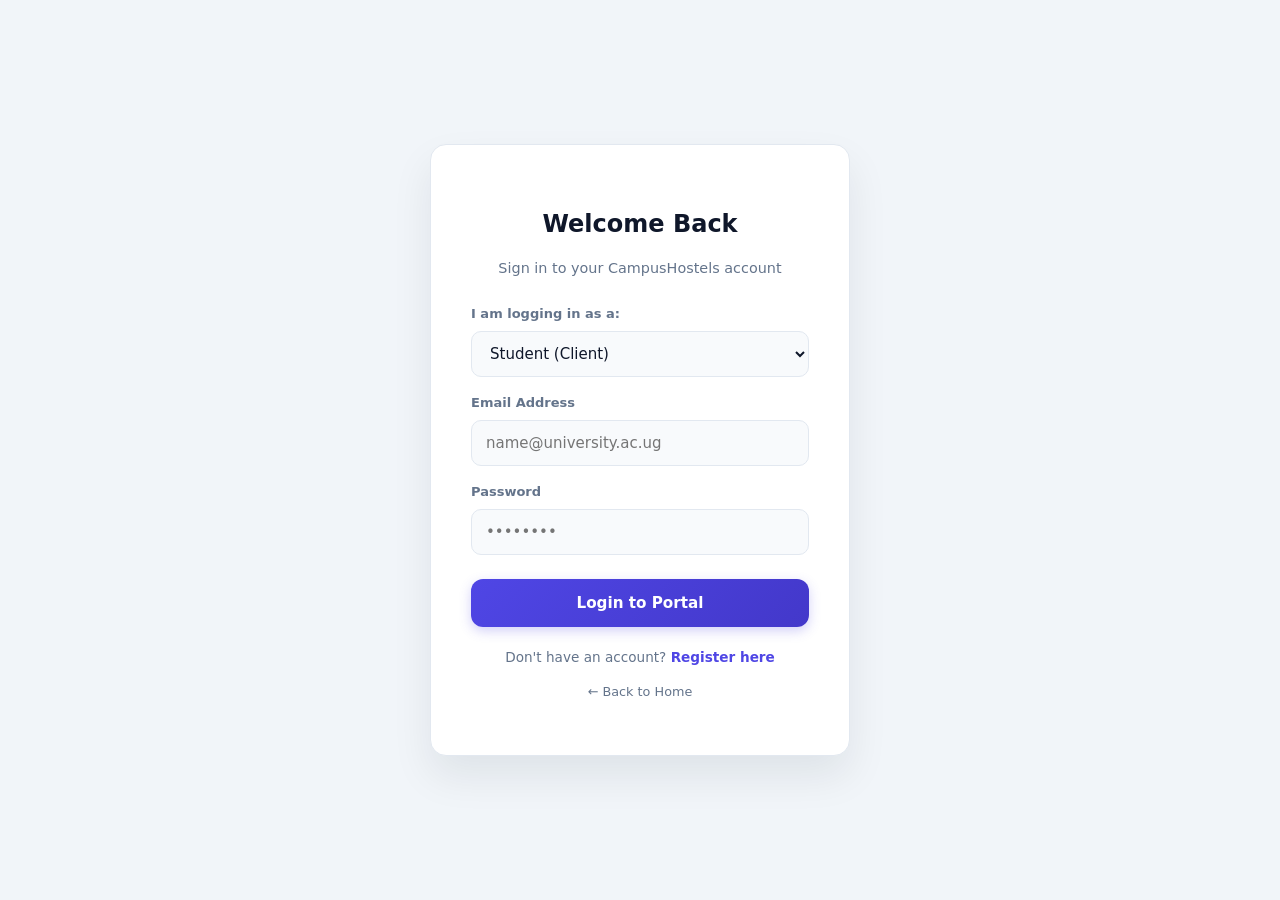
<file: Student_side/login.html>
<!DOCTYPE html>
<html lang="en">
<head>
    <meta charset="UTF-8">
    <meta name="viewport" content="width=device-width, initial-scale=1.0">
    <title>Login - CampusHostels</title>
    <link rel="stylesheet" href="style.css">
</head>
<body style="display: flex; align-items: center; justify-content: center; min-height: 100vh; background: var(--bg-main);">
    
    <div style="background: var(--white); padding: 40px; border-radius: 16px; width: 100%; max-width: 420px; box-shadow: 0 20px 40px rgba(15, 23, 42, 0.08); border: 1px solid var(--border); text-align: center;">
        <h2 style="color: var(--text); margin-bottom: 8px;">Welcome Back</h2>
        <p style="color: var(--muted); font-size: 0.9rem; margin-bottom: 24px;">Sign in to your CampusHostels account</p>
        
        <form onsubmit="handleLogin(event)">
            <!-- Account Type Selector -->
            <div class="form-group" style="text-align: left; margin-bottom: 16px;">
                <label for="accountType" style="display:block; font-size:13px; font-weight:600; margin-bottom:6px; color: var(--muted);">I am logging in as a:</label>
                <select id="accountType" style="width:100%; height:46px; padding:0 14px; border:1px solid var(--border); border-radius:10px; background:var(--bg-light); color: var(--text);">
                    <option value="student">Student (Client)</option>
                    <option value="vendor">Hostel Owner / Vendor</option>
                </select>
            </div>

            <div class="form-group" style="text-align: left; margin-bottom: 16px;">
                <label for="email" style="display:block; font-size:13px; font-weight:600; margin-bottom:6px; color: var(--muted);">Email Address</label>
                <input type="email" id="email" required placeholder="name@university.ac.ug" style="width:100%; height:46px; padding:0 14px; border:1px solid var(--border); border-radius:10px; background:var(--bg-light); color: var(--text);">
            </div>

            <div class="form-group" style="text-align: left; margin-bottom: 24px;">
                <label for="password" style="display:block; font-size:13px; font-weight:600; margin-bottom:6px; color: var(--muted);">Password</label>
                <input type="password" id="password" required placeholder="••••••••" style="width:100%; height:46px; padding:0 14px; border:1px solid var(--border); border-radius:10px; background:var(--bg-light); color: var(--text);">
            </div>

            <button type="submit" class="btn btn-primary full-width" style="height: 48px;">Login to Portal</button>
        </form>

        <p style="font-size: 0.85rem; color: var(--muted); margin-top: 20px;">
            Don't have an account? <a href="register.html" style="color: var(--primary); text-decoration: none; font-weight: 600;">Register here</a>
        </p>
        <p style="font-size: 0.8rem; margin-top: 10px;"><a href="index.html" style="color: var(--muted); text-decoration: none;">&larr; Back to Home</a></p>
    </div>

    <script src="script.js"></script>
</body>
</html>
</file>
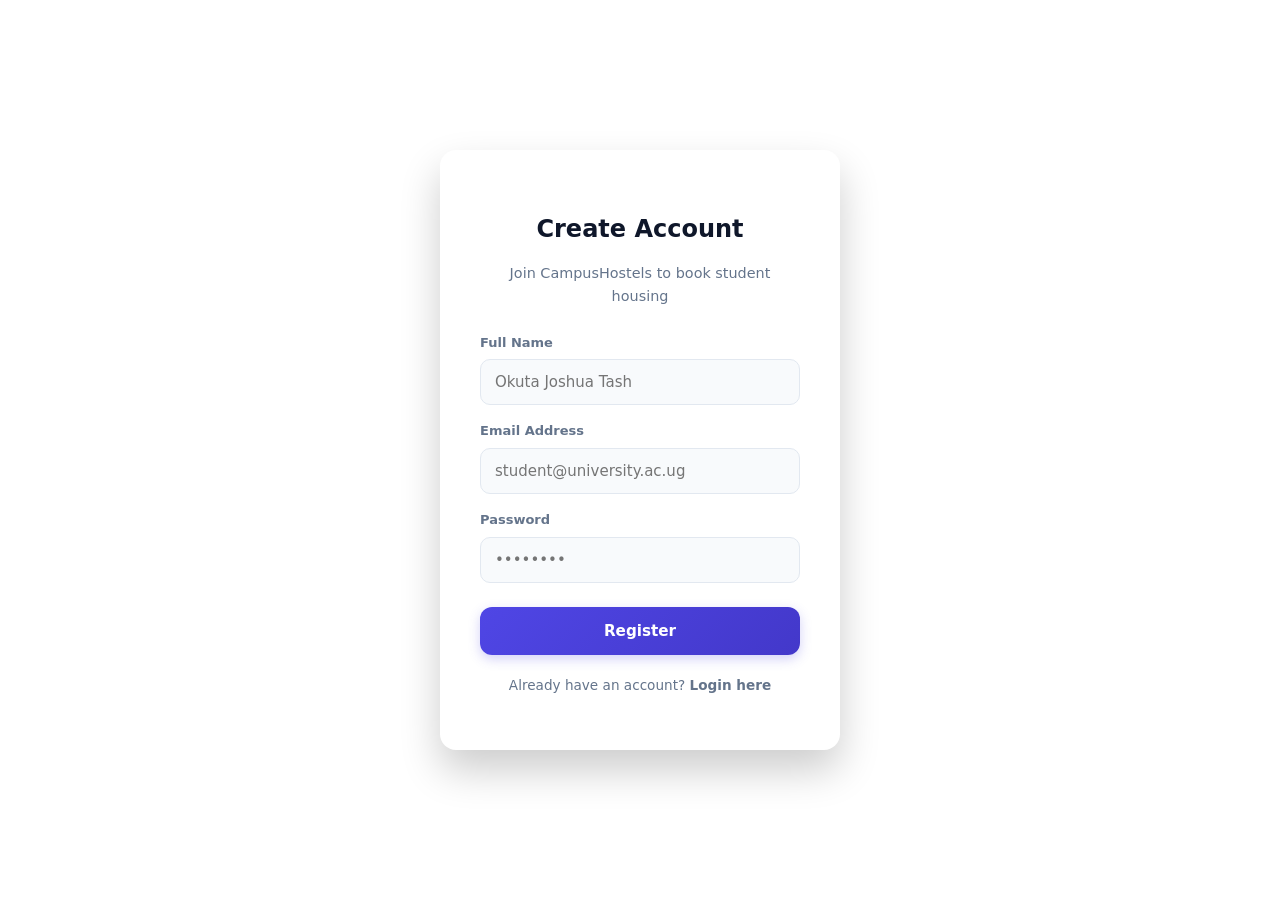
<file: Student_side/register.html>
<!DOCTYPE html>
<html lang="en">
<head>
    <meta charset="UTF-8">
    <meta name="viewport" content="width=device-width, initial-scale=1.0">
    <title>Register - CampusHostels</title>
    <link rel="stylesheet" href="style.css">
</head>
<body style="display: flex; align-items: center; justify-content: center; min-height: 100vh; background: linear-gradient(135deg, var(--navy) 0%, #1e40af 55%, var(--blue) 100%);">
    
    <div style="background: var(--white); padding: 40px; border-radius: 16px; width: 100%; max-width: 400px; box-shadow: 0 20px 40px rgba(0,0,0,0.2); text-align: center;">
        <h2 style="color: var(--navy); margin-bottom: 8px;">Create Account</h2>
        <p style="color: var(--muted); font-size: 0.9rem; margin-bottom: 24px;">Join CampusHostels to book student housing</p>
        
        <form action="student-dashboard.html" method="GET">
            <div class="form-group" style="text-align: left; margin-bottom: 16px;">
                <label style="display:block; font-size:13px; font-weight:600; margin-bottom:6px;">Full Name</label>
                <input type="text" required placeholder="Okuta Joshua Tash" style="width:100%; height:46px; padding:0 14px; border:1px solid var(--border); border-radius:10px; background:#f8fafc;">
            </div>
            <div class="form-group" style="text-align: left; margin-bottom: 16px;">
                <label style="display:block; font-size:13px; font-weight:600; margin-bottom:6px;">Email Address</label>
                <input type="email" required placeholder="student@university.ac.ug" style="width:100%; height:46px; padding:0 14px; border:1px solid var(--border); border-radius:10px; background:#f8fafc;">
            </div>
            <div class="form-group" style="text-align: left; margin-bottom: 24px;">
                <label style="display:block; font-size:13px; font-weight:600; margin-bottom:6px;">Password</label>
                <input type="password" required placeholder="••••••••" style="width:100%; height:46px; padding:0 14px; border:1px solid var(--border); border-radius:10px; background:#f8fafc;">
            </div>
            <button type="submit" class="btn btn-primary full-width" style="height: 48px;">Register</button>
        </form>
        <p style="font-size: 0.85rem; color: var(--muted); margin-top: 20px;">
            Already have an account? <a href="login.html" style="color: var(--blue); text-decoration: none; font-weight: 600;">Login here</a>
        </p>
       
    </div>

</body>
</html>
</file>
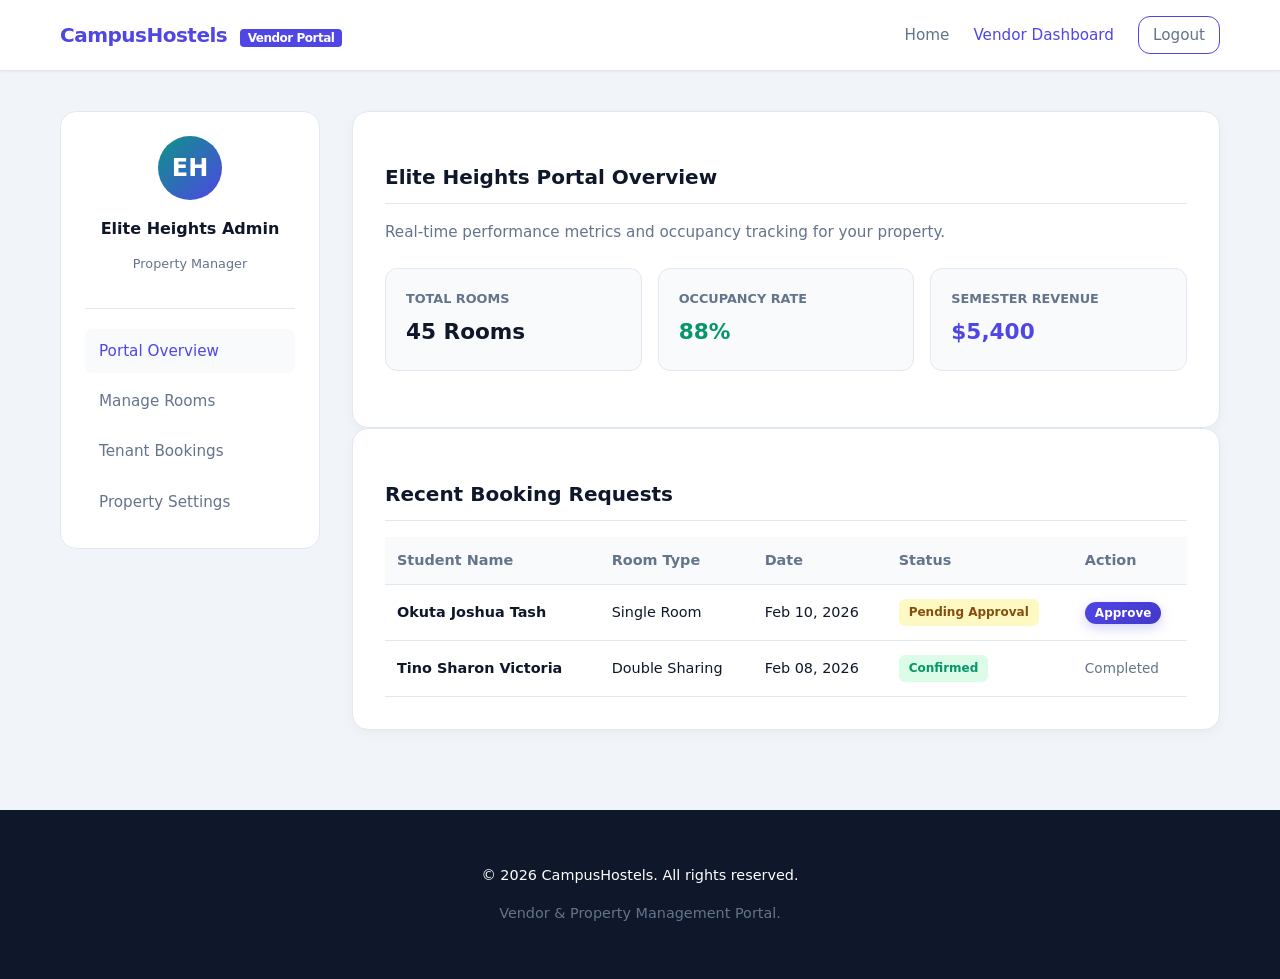
<file: vendor_side/owner-dashboard.html>
<!DOCTYPE html>
<html lang="en">
<head>
    <meta charset="UTF-8">
    <meta name="viewport" content="width=device-width, initial-scale=1.0">
    <title>Owner & Admin Portal - CampusHostels</title>
    <link rel="stylesheet" href="style.css">
</head>
<body>

    <!-- Navigation Bar -->
    <nav class="navbar">
        <div class="container nav-container">
            <a href="index.html" class="logo">CampusHostels <span style="font-size: 0.75rem; background: var(--primary); color: #fff; padding: 2px 8px; border-radius: 4px; margin-left: 6px;">Vendor Portal</span></a>
            <button class="menu-toggle" id="menuToggle" aria-label="Toggle navigation">
                <span></span>
                <span></span>
                <span></span>
            </button>
            <ul class="nav-links" id="navLinks">
                <li><a href="../index.html">Home</a></li>
                <li><a href="owner-dashboard.html?tab=owner-overview" class="active">Vendor Dashboard</a></li>
                <li><a href="../Student_side/login.html" onclick="handleLogout(event)" class="btn btn-outline" style="padding: 6px 14px;">Logout</a></li>
            </ul>
        </div>
    </nav>

    <!-- Dashboard Layout -->
    <div class="container">
        <div class="dashboard-layout">
            
            <!-- Sidebar Navigation -->
            <aside class="dashboard-sidebar">
                <div class="student-profile-snippet">
                    <div class="student-avatar" style="background: linear-gradient(135deg, var(--accent), var(--primary));">EH</div>
                    <h3>Elite Heights Admin</h3>
                    <p>Property Manager</p>
                </div>

                <div class="dashboard-nav">
                    <a href="owner-dashboard.html?tab=owner-overview" class="dashboard-nav-link active" id="nav-owner-overview" onclick="switchTab(event, 'owner-overview')">Portal Overview</a>
                    <a href="owner-dashboard.html?tab=rooms" class="dashboard-nav-link" id="nav-rooms" onclick="switchTab(event, 'rooms')">Manage Rooms</a>
                    <a href="owner-dashboard.html?tab=tenant-bookings" class="dashboard-nav-link" id="nav-tenant-bookings" onclick="switchTab(event, 'tenant-bookings')">Tenant Bookings</a>
                    <a href="owner-dashboard.html?tab=owner-settings" class="dashboard-nav-link" id="nav-owner-settings" onclick="switchTab(event, 'owner-settings')">Property Settings</a>
                </div>
            </aside>

            <!-- Main Content Area -->
            <main class="dashboard-main">
                
                <!-- TAB 1: OVERVIEW -->
                <div id="owner-overview" class="dashboard-section active">
                    <div class="dashboard-card">
                        <h2>Elite Heights Portal Overview</h2>
                        <p style="color: var(--muted); font-size: 0.95rem; margin-bottom: 24px;">Real-time performance metrics and occupancy tracking for your property.</p>

                        <div class="stats-grid">
                            <div class="stat-box">
                                <span>Total Rooms</span>
                                <strong>45 Rooms</strong>
                            </div>
                            <div class="stat-box">
                                <span>Occupancy Rate</span>
                                <strong style="color: var(--success);">88%</strong>
                            </div>
                            <div class="stat-box">
                                <span>Semester Revenue</span>
                                <strong style="color: var(--primary);">$5,400</strong>
                            </div>
                        </div>
                    </div>

                    <div class="dashboard-card">
                        <h2>Recent Booking Requests</h2>
                        <div style="overflow-x: auto;">
                            <table class="booking-table">
                                <thead>
                                    <tr>
                                        <th>Student Name</th>
                                        <th>Room Type</th>
                                        <th>Date</th>
                                        <th>Status</th>
                                        <th>Action</th>
                                    </tr>
                                </thead>
                                <tbody>
                                    <tr>
                                        <td><strong>Okuta Joshua Tash</strong></td>
                                        <td>Single Room</td>
                                        <td>Feb 10, 2026</td>
                                        <td><span class="badge-status pending">Pending Approval</span></td>
                                        <td>
                                            <button class="btn btn-primary" style="padding: 4px 10px; font-size: 0.75rem;" onclick="alert('Booking approved successfully!')">Approve</button>
                                        </td>
                                    </tr>
                                    <tr>
                                        <td><strong>Tino Sharon Victoria</strong></td>
                                        <td>Double Sharing</td>
                                        <td>Feb 08, 2026</td>
                                        <td><span class="badge-status confirmed">Confirmed</span></td>
                                        <td><span style="font-size: 0.85rem; color: var(--muted);">Completed</span></td>
                                    </tr>
                                </tbody>
                            </table>
                        </div>
                    </div>
                </div>

                <!-- TAB 2: MANAGE ROOMS -->
                <div id="rooms" class="dashboard-section">
                    <div class="dashboard-card">
                        <div style="display: flex; justify-content: space-between; align-items: center; margin-bottom: 20px;">
                            <h2>Room Inventory & Availability</h2>
                            <button class="btn btn-primary" style="padding: 6px 14px; font-size: 0.85rem;" onclick="alert('Add Room modal triggered.')">+ Add New Room</button>
                        </div>
                        <div style="overflow-x: auto;">
                            <table class="booking-table">
                                <thead>
                                    <tr>
                                        <th>Room No.</th>
                                        <th>Type</th>
                                        <th>Price / Sem</th>
                                        <th>Status</th>
                                        <th>Actions</th>
                                    </tr>
                                </thead>
                                <tbody>
                                    <tr>
                                        <td><strong>Room 101</strong></td>
                                        <td>Single Room</td>
                                        <td>$120</td>
                                        <td><span class="badge-status confirmed">Occupied</span></td>
                                        <td><a href="#" style="color: var(--primary); font-size: 0.85rem; text-decoration: none;">Edit</a></td>
                                    </tr>
                                    <tr>
                                        <td><strong>Room 102</strong></td>
                                        <td>Single Room</td>
                                        <td>$120</td>
                                        <td><span class="badge-status pending" style="background:#e0f2fe; color:#0369a1;">Available</span></td>
                                        <td><a href="#" style="color: var(--primary); font-size: 0.85rem; text-decoration: none;">Edit</a></td>
                                    </tr>
                                    <tr>
                                        <td><strong>Room 201</strong></td>
                                        <td>Double Sharing</td>
                                        <td>$90</td>
                                        <td><span class="badge-status confirmed">Occupied</span></td>
                                        <td><a href="#" style="color: var(--primary); font-size: 0.85rem; text-decoration: none;">Edit</a></td>
                                    </tr>
                                </tbody>
                            </table>
                        </div>
                    </div>
                </div>

                <!-- TAB 3: TENANT BOOKINGS -->
                <div id="tenant-bookings" class="dashboard-section">
                    <div class="dashboard-card">
                        <h2>All Tenant Reservations</h2>
                        <p style="color: var(--muted); font-size: 0.9rem; margin-bottom: 20px;">Complete record of students checked into your property.</p>
                        <div style="overflow-x: auto;">
                            <table class="booking-table">
                                <thead>
                                    <tr>
                                        <th>Student</th>
                                        <th>Course</th>
                                        <th>Room</th>
                                        <th>Payment</th>
                                    </tr>
                                </thead>
                                <tbody>
                                    <tr>
                                        <td><strong>Okuta Joshua Tash</strong></td>
                                        <td>Applied IT</td>
                                        <td>Room 102 (Single)</td>
                                        <td><span class="badge-status confirmed">Deposit Paid ($50)</span></td>
                                    </tr>
                                    <tr>
                                        <td><strong>Tino Sharon Victoria</strong></td>
                                        <td>Education</td>
                                        <td>Room 201 (Double)</td>
                                        <td><span class="badge-status confirmed">Fully Paid</span></td>
                                    </tr>
                                </tbody>
                            </table>
                        </div>
                    </div>
                </div>

                <!-- TAB 4: PROPERTY SETTINGS -->
                <div id="owner-settings" class="dashboard-section">
                    <div class="dashboard-card">
                        <h2>Property & Vendor Settings</h2>
                        <p style="color: var(--muted); font-size: 0.9rem; margin-bottom: 20px;">Update your hostel profile and payout details.</p>
                        
                        <form onsubmit="handleSettingsUpdate(event)">
                            <div class="form-row">
                                <div class="form-group">
                                    <label>Hostel Name</label>
                                    <input type="text" value="Elite Heights Hostel">
                                </div>
                                <div class="form-group">
                                    <label>Location / Zone</label>
                                    <input type="text" value="Techambia Zone A">
                                </div>
                            </div>
                            <div class="form-row">
                                <div class="form-group">
                                    <label>Manager Phone</label>
                                    <input type="tel" value="+256 700 987654">
                                </div>
                                <div class="form-group">
                                    <label>Mobile Money / Bank Payout Number</label>
                                    <input type="text" value="+256 780 123456 (MTN)">
                                </div>
                            </div>
                            <button type="submit" class="btn btn-primary" style="padding: 10px 24px;">Save Property Details</button>
                        </form>
                    </div>
                </div>

            </main>

        </div>
    </div>

    <!-- Success Modal Popup -->
    <div class="modal-overlay" id="successModal">
        <div class="modal-card text-center">
            <h3 style="color: var(--success); margin-bottom: 12px;">Success!</h3>
            <p style="color: var(--muted); font-size: 0.9rem; margin-bottom: 20px;" id="modalMessage">Property details updated successfully.</p>
            <button class="btn btn-primary" onclick="closeModal()" style="width: 100%;">OK</button>
        </div>
    </div>

    <!-- Footer -->
    <footer class="footer">
        <div class="container">
            <p>&copy; 2026 CampusHostels. All rights reserved.</p>
            <p class="footer-sub">Vendor & Property Management Portal.</p>
        </div>
    </footer>

    <script src="script.js"></script>
</body>
</html>
</file>
<file: style.css>
:root {
  --primary: #4f46e5;
  /* Rich Indigo */
  --primary-dark: #4338ca;
  --accent: #0d9488;
  /* Deep Teal */
  --success: #059669;
  /* Emerald Green */
  --text: #0f172a;
  /* Slate Dark */
  --muted: #64748b;
  /* Slate Muted */
  --border: #e2e8f0;
  /* Crisp Border */
  --white: #ffffff;
  --bg-light: #f8fafc;
  /* Soft Light Background */
  --bg-main: #f1f5f9;
  /* Main Site Background */
  --radius: 12px;
  --transition: all 0.2s ease;
}

/* Universal Layout Safeguards */
*,
*::before,
*::after {
  box-sizing: border-box;
  max-width: 100%;
}

html,
body {
  overflow-x: hidden;
  width: 100%;
  margin: 0;
  padding: 0;
}

body {
  font-family: "Segoe UI", system-ui, -apple-system, Roboto, sans-serif;
  color: var(--text);
  background-color: var(--bg-main);
  line-height: 1.6;
}

button,
input,
select,
textarea {
  font-family: inherit;
}

.container {
  width: 100%;
  max-width: 1200px;
  margin: 0 auto;
  padding: 0 20px;
}

.text-center {
  text-align: center;
}

/* ---------- Navigation Bar ---------- */
.navbar {
  background: var(--white);
  border-bottom: 1px solid var(--border);
  box-shadow: 0 1px 3px rgba(0, 0, 0, 0.05);
  position: sticky;
  top: 0;
  z-index: 1000;
  width: 100%;
}

.nav-container {
  display: flex;
  justify-content: space-between;
  align-items: center;
  height: 70px;
  position: relative;
}

.logo {
  font-size: 1.25rem;
  font-weight: 700;
  color: var(--primary);
  text-decoration: none;
  letter-spacing: -0.5px;
  display: flex;
  align-items: center;
}

.logo span {
  font-size: 0.75rem;
  background: var(--primary);
  color: #fff;
  padding: 2px 8px;
  border-radius: 4px;
  margin-left: 6px;
}

.nav-links {
  display: flex;
  list-style: none;
  align-items: center;
  gap: 24px;
  margin: 0;
  padding: 0;
}

.nav-links a {
  text-decoration: none;
  color: var(--muted);
  font-size: 0.95rem;
  font-weight: 500;
  transition: var(--transition);
}

.nav-links a:hover,
.nav-links a.active {
  color: var(--primary);
}

.menu-toggle {
  display: none;
  flex-direction: column;
  gap: 5px;
  background: none;
  border: 0;
  cursor: pointer;
  padding: 4px;
}

.menu-toggle span {
  display: block;
  width: 25px;
  height: 3px;
  background: var(--text);
  border-radius: 2px;
  transition: var(--transition);
}

/* ---------- Buttons ---------- */
.btn {
  display: inline-flex;
  align-items: center;
  justify-content: center;
  padding: 10px 18px;
  border-radius: var(--radius);
  font-weight: 600;
  text-decoration: none;
  cursor: pointer;
  transition: var(--transition);
  border: 0;
  font-size: 0.95rem;
}

.btn-primary {
  background: linear-gradient(135deg, var(--primary), var(--primary-dark));
  color: #fff !important;
  box-shadow: 0 4px 12px rgba(79, 70, 229, 0.25);
}

.btn-primary:hover {
  transform: translateY(-1px);
  box-shadow: 0 6px 16px rgba(79, 70, 229, 0.35);
}

.btn-outline {
  border: 1px solid var(--primary);
  color: var(--primary);
  background: transparent;
}

.btn-outline:hover {
  background: var(--primary);
  color: #fff !important;
}

.full-width {
  display: block;
  width: 100%;
  text-align: center;
}

/* ---------- Hero & Page Headers ---------- */
.hero {
  background: linear-gradient(135deg, #1e1b4b 0%, #312e81 40%, #4f46e5 100%);
  color: var(--white);
  padding: 80px 0;
  text-align: center;
  border-bottom: 1px solid var(--border);
}

.hero-content {
  max-width: 850px;
  margin: 0 auto;
}

.hero-content h1 {
  font-size: 2.75rem;
  font-weight: 800;
  color: #ffffff !important;
  margin-bottom: 16px;
  line-height: 1.2;
}

.hero-content p {
  font-size: 1.15rem;
  margin-bottom: 36px;
  color: #e2e8f0 !important;
}

.page-header {
  background: linear-gradient(135deg, #1e1b4b 0%, #312e81 40%, #4f46e5 100%);
  color: var(--white);
  padding: 50px 0;
  margin-bottom: 40px;
  border-bottom: 1px solid var(--border);
}

.page-header h1 {
  font-size: 2.25rem;
  font-weight: 800;
  color: #ffffff !important;
  margin-bottom: 8px;
}

.page-header p {
  color: #cbd5e1 !important;
  font-size: 1rem;
  margin: 0;
}

/* ---------- Search Form & Filters ---------- */
.search-form {
  background: var(--white);
  padding: 24px;
  border-radius: 16px;
  display: grid;
  grid-template-columns: 2fr 2fr 1fr;
  gap: 16px;
  box-shadow: 0 20px 40px rgba(15, 23, 42, 0.2);
  border: 1px solid var(--border);
  width: 100%;
  margin: 0 auto;
  text-align: left;
  align-items: flex-end;
}

.search-group {
  width: 100%;
  display: flex;
  flex-direction: column;
}

.search-group label {
  font-size: 0.85rem;
  font-weight: 600;
  margin-bottom: 6px;
  color: var(--text);
}

.search-group input,
.search-group select {
  width: 100% !important;
  min-width: 0;
  height: 48px;
  padding: 0 14px;
  border: 1px solid var(--border);
  border-radius: 10px;
  background-color: var(--bg-light);
  font-size: 0.95rem;
  color: var(--text);
}

.search-btn {
  height: 48px;
  width: 100%;
}

.listings-layout {
  display: grid;
  grid-template-columns: 280px 1fr;
  gap: 32px;
  align-items: start;
  margin-bottom: 80px;
}

.filter-sidebar {
  background: var(--white);
  border: 1px solid var(--border);
  border-radius: var(--radius);
  padding: 24px;
  position: sticky;
  top: 90px;
}

.filter-sidebar h3 {
  font-size: 1.15rem;
  color: var(--text);
  border-bottom: 1px solid var(--border);
  padding-bottom: 10px;
  margin-bottom: 20px;
}

.filter-group {
  margin-bottom: 20px;
  text-align: left;
}

.filter-group label {
  display: block;
  font-size: 0.85rem;
  font-weight: 600;
  color: var(--text);
  margin-bottom: 8px;
}

.filter-group input[type="text"],
.filter-group select,
.filter-group input[type="number"] {
  width: 100%;
  height: 42px;
  padding: 0 12px;
  border: 1px solid var(--border);
  border-radius: 8px;
  font-size: 0.9rem;
  background: var(--bg-light);
  color: var(--text);
}

.checkbox-group {
  display: flex;
  flex-direction: column;
  gap: 8px;
  max-height: 160px;
  overflow-y: auto;
}

.checkbox-label {
  display: flex;
  align-items: center;
  gap: 8px;
  font-size: 0.9rem;
  color: var(--muted);
  cursor: pointer;
}

.checkbox-label input {
  accent-color: var(--primary);
  width: 16px;
  height: 16px;
}

.listings-top-bar {
  display: flex;
  justify-content: space-between;
  align-items: center;
  margin-bottom: 24px;
  background: var(--white);
  padding: 16px 20px;
  border-radius: var(--radius);
  border: 1px solid var(--border);
  flex-wrap: wrap;
  gap: 12px;
}

.results-count {
  font-size: 0.9rem;
  color: var(--muted);
}

.sort-container {
  display: flex;
  align-items: center;
  gap: 8px;
  font-size: 0.9rem;
  color: var(--muted);
}

.sort-container select {
  padding: 6px 12px;
  border: 1px solid var(--border);
  border-radius: 6px;
  background: #fff;
  color: var(--text);
  outline: none;
}

/* ---------- Sections & Hostel Cards ---------- */
.section {
  padding: 80px 0;
}

.bg-light {
  background-color: var(--white);
  border-top: 1px solid var(--border);
  border-bottom: 1px solid var(--border);
}

.section-header {
  display: flex;
  justify-content: space-between;
  align-items: flex-end;
  margin-bottom: 40px;
  flex-wrap: wrap;
  gap: 16px;
}

.section-header h2 {
  font-size: 2rem;
  color: var(--text);
  margin-bottom: 6px;
}

.section-sub {
  color: var(--muted);
  font-size: 1rem;
  margin-bottom: 40px;
}

.view-all {
  color: var(--primary);
  text-decoration: none;
  font-weight: 600;
}

.view-all:hover {
  text-decoration: underline;
}

.grid {
  display: grid;
  grid-template-columns: repeat(auto-fit, minmax(280px, 1fr));
  gap: 24px;
}

.card {
  background: var(--white);
  border: 1px solid var(--border);
  border-radius: var(--radius);
  overflow: hidden;
  transition: var(--transition);
  box-shadow: 0 4px 12px rgba(15, 23, 42, 0.04);
}

.card:hover {
  box-shadow: 0 12px 24px rgba(15, 23, 42, 0.08);
  border-color: var(--primary);
  transform: translateY(-2px);
}

.card img {
  width: 100%;
  height: 200px;
  object-fit: cover;
}

.card-body {
  padding: 20px;
}

.card-meta {
  display: flex;
  justify-content: space-between;
  align-items: center;
  margin-bottom: 12px;
}

.badge {
  font-size: 0.75rem;
  font-weight: 600;
  padding: 4px 8px;
  border-radius: 6px;
}

.badge.success {
  background: #dcfce7;
  color: var(--success);
}

.rating {
  font-size: 0.85rem;
  font-weight: 600;
  color: #d97706;
}

.card h3 {
  font-size: 1.15rem;
  color: var(--text) !important;
  margin-bottom: 6px;
}

.location {
  font-size: 0.85rem;
  color: var(--muted) !important;
  margin-bottom: 12px;
}

.price {
  font-size: 1.15rem;
  font-weight: 700;
  color: var(--primary);
  margin-bottom: 16px;
}

.price span {
  font-size: 0.8rem;
  font-weight: 400;
  color: var(--muted);
}

/* Features Grid */
.features-grid {
  display: grid;
  grid-template-columns: repeat(auto-fit, minmax(280px, 1fr));
  gap: 24px;
}

.feature-card {
  background: var(--bg-light);
  border: 1px solid var(--border);
  border-radius: var(--radius);
  padding: 30px;
  text-align: left;
}

.feature-card h3 {
  font-size: 1.15rem;
  color: var(--text) !important;
  margin-bottom: 10px;
}

.feature-card p {
  color: var(--muted) !important;
  font-size: 0.95rem;
  margin: 0;
}

/* ---------- Hostel Detail & Booking Layouts ---------- */
.detail-layout,
.booking-layout,
.dashboard-layout {
  display: grid;
  grid-template-columns: 2fr 1fr;
  gap: 32px;
  align-items: start;
  margin: 40px 0 80px;
}

.dashboard-layout {
  grid-template-columns: 260px 1fr;
}

.gallery-container {
  display: grid;
  grid-template-columns: 2fr 1fr;
  gap: 12px;
  margin-bottom: 24px;
}

.main-image {
  width: 100%;
  height: 380px;
  object-fit: cover;
  border-radius: var(--radius);
  border: 1px solid var(--border);
}

.side-images {
  display: flex;
  flex-direction: column;
  gap: 12px;
}

.side-images img {
  width: 100%;
  height: 184px;
  object-fit: cover;
  border-radius: var(--radius);
  border: 1px solid var(--border);
}

.detail-section,
.booking-card,
.dashboard-card {
  padding: 30px;
  margin-bottom: 24px;
  background: var(--white);
  border: 1px solid var(--border);
  border-radius: var(--radius);
}

.detail-section h2,
.booking-card h2,
.dashboard-card h2 {
  font-size: 1.35rem;
  color: var(--text);
  margin-bottom: 16px;
  border-bottom: 1px solid var(--border);
  padding-bottom: 10px;
}

.amenities-grid {
  display: grid;
  grid-template-columns: repeat(2, 1fr);
  gap: 12px;
  margin-top: 16px;
}

.amenity-item {
  display: flex;
  align-items: center;
  gap: 10px;
  font-size: 0.9rem;
  color: var(--text);
  background: var(--bg-light);
  padding: 10px 14px;
  border-radius: 8px;
  border: 1px solid var(--border);
}

.room-type-card {
  border: 1px solid var(--border);
  border-radius: 8px;
  padding: 16px;
  margin-bottom: 12px;
  display: flex;
  justify-content: space-between;
  align-items: center;
  background: var(--bg-light);
  flex-wrap: wrap;
  gap: 12px;
}

.room-info h4 {
  color: var(--text);
  font-size: 1.05rem;
  margin-bottom: 4px;
}

.room-info p {
  color: var(--muted);
  font-size: 0.85rem;
  margin: 0;
}

.room-action {
  text-align: right;
}

.room-action .price {
  font-size: 1.1rem;
  font-weight: 700;
  color: var(--primary);
  margin-bottom: 8px;
}

.review-card {
  background: var(--bg-light);
  border: 1px solid var(--border);
  border-radius: 8px;
  padding: 16px;
  margin-bottom: 12px;
}

.review-header {
  display: flex;
  justify-content: space-between;
  margin-bottom: 4px;
}

.reviewer-name {
  font-weight: 600;
  font-size: 0.95rem;
  color: var(--text);
}

.review-date {
  font-size: 0.8rem;
  color: var(--muted);
}

.review-text {
  font-size: 0.9rem;
  color: var(--muted);
  margin: 0;
}

.booking-sidebar {
  padding: 24px;
  position: sticky;
  top: 90px;
  border: 1px solid var(--border);
  border-radius: var(--radius);
  background: var(--white);
}

.booking-sidebar h3 {
  color: var(--text);
  font-size: 1.25rem;
  margin-bottom: 16px;
}

.hostel-contact-box {
  margin-top: 20px;
  padding-top: 16px;
  border-top: 1px solid var(--border);
  font-size: 0.9rem;
  color: var(--muted);
}

.hostel-contact-box strong {
  color: var(--text);
}

/* Payment Options Grid */
.payment-options-grid {
  display: grid;
  grid-template-columns: repeat(3, 1fr);
  gap: 16px;
  margin-bottom: 24px;
}

.payment-card-option {
  border: 2px solid var(--border);
  border-radius: 12px;
  padding: 16px;
  cursor: pointer;
  background: var(--bg-light);
  transition: var(--transition);
  display: flex;
  flex-direction: column;
  position: relative;
}

.payment-card-option input {
  position: absolute;
  top: 12px;
  right: 12px;
  accent-color: var(--primary);
}

.payment-card-option.selected {
  border-color: var(--primary);
  background: #eef2ff;
}

.payment-title {
  font-weight: 600;
  font-size: 0.95rem;
  color: var(--text);
  margin-bottom: 4px;
}

.payment-desc {
  font-size: 0.8rem;
  color: var(--muted);
}

.payment-details-box {
  display: none;
  background: var(--bg-light);
  border: 1px solid var(--border);
  border-radius: 10px;
  padding: 20px;
  margin-top: 16px;
}

.payment-details-box.active {
  display: block;
}

/* ---------- Dashboard Components ---------- */
.dashboard-sidebar {
  padding: 24px;
  position: sticky;
  top: 90px;
  background: var(--white);
  border: 1px solid var(--border);
  border-radius: var(--radius);
}

.student-profile-snippet {
  text-align: center;
  padding-bottom: 20px;
  margin-bottom: 20px;
  border-bottom: 1px solid var(--border);
}

.student-avatar {
  width: 64px;
  height: 64px;
  border-radius: 50%;
  background: linear-gradient(135deg, var(--primary), var(--accent));
  color: #fff;
  font-size: 1.5rem;
  font-weight: 700;
  display: grid;
  place-items: center;
  margin: 0 auto 12px;
}

.student-profile-snippet h3 {
  font-size: 1rem;
  color: var(--text);
  margin-bottom: 2px;
}

.student-profile-snippet p {
  font-size: 0.8rem;
  color: var(--muted);
}

.dashboard-nav {
  display: flex;
  flex-direction: column;
  gap: 6px;
}

.dashboard-nav-link {
  display: flex;
  align-items: center;
  gap: 12px;
  padding: 10px 14px;
  border-radius: 8px;
  color: var(--muted);
  text-decoration: none;
  font-size: 0.95rem;
  font-weight: 500;
  transition: var(--transition);
}

.dashboard-nav-link:hover,
.dashboard-nav-link.active {
  background: var(--bg-light);
  color: var(--primary);
}

.dashboard-section {
  display: none;
}

.dashboard-section.active {
  display: block;
}

.stats-grid {
  display: grid;
  grid-template-columns: repeat(3, 1fr);
  gap: 16px;
  margin-bottom: 24px;
}

.stat-box {
  background: var(--bg-light);
  border: 1px solid var(--border);
  border-radius: 12px;
  padding: 20px;
}

.stat-box span {
  display: block;
  font-size: 0.8rem;
  color: var(--muted);
  text-transform: uppercase;
  font-weight: 600;
  margin-bottom: 6px;
}

.stat-box strong {
  font-size: 1.35rem;
  color: var(--text);
}

/* ---------- Tables ---------- */
.booking-table {
  width: 100%;
  border-collapse: collapse;
  text-align: left;
  font-size: 0.9rem;
}

.booking-table th {
  background: var(--bg-light);
  color: var(--muted);
  font-weight: 600;
  padding: 12px;
  border-bottom: 1px solid var(--border);
}

.booking-table td {
  padding: 14px 12px;
  border-bottom: 1px solid var(--border);
  color: var(--text);
}

.badge-status {
  display: inline-block;
  padding: 4px 10px;
  border-radius: 6px;
  font-size: 0.75rem;
  font-weight: 600;
}

.badge-status.confirmed {
  background: #dcfce7;
  color: var(--success);
}

.badge-status.pending {
  background: #fef9c3;
  color: #854d0e;
}

/* ---------- Forms & Summary ---------- */
.form-row {
  display: grid;
  grid-template-columns: repeat(2, 1fr);
  gap: 16px;
  margin-bottom: 16px;
}

.form-group {
  margin-bottom: 16px;
  text-align: left;
}

.form-group label {
  display: block;
  margin-bottom: 6px;
  font-size: 13px;
  font-weight: 600;
  color: var(--muted);
}

.form-group input,
.form-group select,
.form-group textarea {
  width: 100%;
  height: 46px;
  padding: 0 14px;
  font-size: 15px;
  color: var(--text);
  background: var(--bg-light);
  border: 1px solid var(--border);
  border-radius: 10px;
  transition: border-color .2s, box-shadow .2s;
}

.form-group textarea {
  height: 100px;
  padding-top: 12px;
  resize: vertical;
}

.form-group input:focus,
.form-group select:focus,
.form-group textarea:focus {
  outline: none;
  background: #fff;
  border-color: var(--primary);
  box-shadow: 0 0 0 4px rgba(79, 70, 229, 0.15);
}

.summary-item {
  display: flex;
  justify-content: space-between;
  margin-bottom: 12px;
  font-size: 0.9rem;
  color: var(--muted);
}

.summary-total {
  border-top: 1px solid var(--border);
  padding-top: 14px;
  margin-top: 14px;
  font-size: 1.1rem;
  font-weight: 700;
  color: var(--text);
  display: flex;
  justify-content: space-between;
}

/* ---------- Contact Section ---------- */
.contact-layout {
  display: grid;
  grid-template-columns: 1fr 1fr;
  gap: 40px;
  align-items: start;
}

.contact-info-card {
  background: #1e1b4b;
  color: var(--white);
  padding: 40px;
  border-radius: 16px;
  border: 1px solid var(--border);
}

.contact-info-card h3 {
  color: var(--white) !important;
  font-size: 1.5rem;
  margin-bottom: 12px;
}

.contact-info-card p {
  color: #cbd5e1 !important;
  font-size: 0.95rem;
  margin-bottom: 30px;
}

.contact-detail-item {
  display: flex;
  align-items: flex-start;
  gap: 14px;
  margin-bottom: 20px;
  font-size: 0.95rem;
  color: #e2e8f0;
}

.contact-form-card {
  background: var(--white);
  border: 1px solid var(--border);
  border-radius: 16px;
  padding: 40px;
}

/* ---------- Modals ---------- */
.modal-overlay {
  position: fixed;
  top: 0;
  left: 0;
  width: 100%;
  height: 100%;
  background: rgba(15, 23, 42, 0.6);
  display: grid;
  place-items: center;
  z-index: 2000;
  opacity: 0;
  visibility: hidden;
  transition: opacity 0.2s ease, visibility 0.2s ease;
  padding: 16px;
}

.modal-overlay.active {
  opacity: 1;
  visibility: visible;
}

.modal-card {
  background: var(--white);
  border: 1px solid var(--border);
  border-radius: 16px;
  padding: 32px;
  width: 100%;
  max-width: 480px;
  box-shadow: 0 20px 40px rgba(15, 23, 42, 0.2);
}

/* ---------- Footer ---------- */
.footer {
  background: #0f172a;
  color: var(--white);
  padding: 40px 0;
  text-align: center;
}

.footer p {
  font-size: 0.9rem;
  color: #ffffff;
}

.footer-sub {
  color: var(--muted);
  font-size: 0.8rem;
  margin-top: 6px;
}

/* ==========================================================
   SMARTPHONE & TABLET RESPONSIVE BREAKPOINTS
   ========================================================== */

@media (max-width: 900px) {

  .grid,
  .listings-layout,
  .detail-layout,
  .booking-layout,
  .dashboard-layout,
  .contact-layout,
  .stats-grid,
  .form-row,
  .search-form,
  .payment-options-grid,
  .gallery-container {
    grid-template-columns: 1fr !important;
  }

  .filter-sidebar,
  .booking-sidebar,
  .dashboard-sidebar {
    position: static;
  }
}

@media (max-width: 768px) {
  .container {
    padding-left: 16px;
    padding-right: 16px;
  }

  /* Hamburger Navigation Drawer */
  .menu-toggle {
    display: flex !important;
  }

  .nav-links {
    display: none;
    flex-direction: column;
    position: absolute;
    top: 70px;
    left: 0;
    width: 100%;
    background: var(--white);
    padding: 20px;
    border-bottom: 1px solid var(--border);
    box-shadow: 0 10px 25px rgba(15, 23, 42, 0.1);
    align-items: stretch;
    gap: 12px;
  }

  .nav-links.active {
    display: flex !important;
  }

  .nav-links li {
    width: 100%;
  }

  .nav-links a {
    display: block;
    width: 100%;
    padding: 10px 0;
  }

  /* Hero & Page Header Adjustments */
  .hero,
  .page-header {
    padding: 40px 0;
  }

  .hero-content h1 {
    font-size: 2rem;
  }

  .search-form {
    padding: 16px;
  }

  .section {
    padding: 50px 0;
  }

  .contact-info-card,
  .contact-form-card,
  .booking-card,
  .detail-section {
    padding: 22px;
  }

  /* Tables wrapper */
  div[style*="overflow-x: auto"] {
    width: 100%;
    overflow-x: auto;
    -webkit-overflow-scrolling: touch;
  }

  .booking-table {
    min-width: 500px;
  }
}
</file>
<file: Student_side/style.css>
/* ==========================================================
   CampusHostels Modern Slate & Emerald Design System
   ========================================================== */

:root {
  --primary: #4f46e5;         /* Rich Indigo */
  --primary-dark: #4338ca;
  --accent: #0d9488;          /* Deep Teal */
  --success: #059669;         /* Emerald Green */
  --text: #0f172a;            /* Slate Dark */
  --muted: #64748b;           /* Slate Muted */
  --border: #e2e8f0;          /* Crisp Border */
  --white: #ffffff;
  --bg-light: #f8fafc;        /* Soft Light Background */
  --bg-main: #f1f5f9;         /* Main Site Background */
  --radius: 12px;
  --transition: all 0.2s ease;
}

*, *::before, *::after {
  box-sizing: border-box;
}

body {
  margin: 0;
  font-family: "Segoe UI", system-ui, -apple-system, Roboto, sans-serif;
  color: var(--text);
  background-color: var(--bg-main);
  line-height: 1.6;
}

button, input, select, textarea { 
  font-family: inherit; 
}

.container {
  width: 100%;
  max-width: 1200px;
  margin: 0 auto;
  padding: 0 20px;
}

.text-center {
  text-align: center;
}

/* ---------- Navbar ---------- */
.navbar {
  background: var(--white);
  border-bottom: 1px solid var(--border);
  box-shadow: 0 1px 3px rgba(0, 0, 0, 0.05);
  position: sticky;
  top: 0;
  z-index: 1000;
}

.nav-container {
  display: flex;
  justify-content: space-between;
  align-items: center;
  height: 70px;
}

.logo {
  font-size: 1.25rem;
  font-weight: 700;
  color: var(--primary);
  text-decoration: none;
  letter-spacing: -0.5px;
}

.nav-links {
  display: flex;
  list-style: none;
  align-items: center;
  gap: 24px;
}

.nav-links a {
  text-decoration: none;
  color: var(--muted);
  font-size: 0.95rem;
  font-weight: 500;
  transition: var(--transition);
}

.nav-links a:hover, .nav-links a.active {
  color: var(--primary);
}

.menu-toggle {
  display: none;
  flex-direction: column;
  gap: 5px;
  background: none;
  border: 0;
  cursor: pointer;
}

.menu-toggle span {
  display: block;
  width: 25px;
  height: 3px;
  background: var(--text);
  border-radius: 2px;
}

/* ---------- Buttons ---------- */
.btn {
  display: inline-block;
  padding: 10px 18px;
  border-radius: var(--radius);
  font-weight: 600;
  text-decoration: none;
  cursor: pointer;
  transition: var(--transition);
  border: 0;
  font-size: 0.95rem;
}

.btn-primary {
  background: linear-gradient(135deg, var(--primary), var(--primary-dark));
  color: #fff;
  box-shadow: 0 4px 12px rgba(79, 70, 229, 0.25);
}

.btn-primary:hover {
  transform: translateY(-1px);
  box-shadow: 0 6px 16px rgba(79, 70, 229, 0.35);
}

.btn-outline {
  border: 1px solid var(--primary);
  color: var(--primary);
  background: transparent;
}

.btn-outline:hover {
  background: var(--primary);
  color: #fff;
}

.full-width {
  display: block;
  width: 100%;
  text-align: center;
}

/* ---------- Hero Section ---------- */
.hero {
  background: linear-gradient(135deg, #312e81 0%, #4f46e5 55%, #6366f1 100%);
  color: var(--white);
  padding: 90px 0;
  text-align: center;
  border-bottom: 1px solid var(--border);
}

.hero-content h1 {
  font-size: 2.75rem;
  font-weight: 700;
  color: var(--white);
  margin-bottom: 16px;
}

.hero-content p {
  font-size: 1.15rem;
  margin-bottom: 36px;
  color: #e2e8f0;
}

.search-form {
  background: var(--white);
  padding: 24px;
  border-radius: 16px;
  display: grid;
  grid-template-columns: 2fr 2fr 1fr;
  gap: 12px;
  box-shadow: 0 20px 40px rgba(15, 23, 42, 0.12);
  border: 1px solid var(--border);
  max-width: 800px;
  margin: 0 auto;
  text-align: left;
}

.search-group {
  display: flex;
  flex-direction: column;
  gap: 6px;
}

.search-group label {
  font-size: 0.75rem;
  font-weight: 700;
  color: var(--muted);
  text-transform: uppercase;
  letter-spacing: 0.5px;
}

.search-group input, .search-group select {
  height: 46px;
  padding: 0 14px;
  border: 1px solid var(--border);
  border-radius: 10px;
  font-size: 0.95rem;
  outline: none;
  background: var(--bg-light);
  color: var(--text);
  transition: border-color .2s, box-shadow .2s;
}

.search-group input:focus, .search-group select:focus {
  background: #fff;
  border-color: var(--primary);
  box-shadow: 0 0 0 4px rgba(79, 70, 229, 0.15);
}

.search-btn {
  align-self: flex-end;
  height: 46px;
  width: 100%;
}

/* ---------- Sections ---------- */
.section {
  padding: 80px 0;
}

.bg-light {
  background-color: var(--white);
  border-top: 1px solid var(--border);
  border-bottom: 1px solid var(--border);
}

.section-header {
  display: flex;
  justify-content: space-between;
  align-items: flex-end;
  margin-bottom: 40px;
}

.section-header h2 {
  font-size: 2rem;
  color: var(--text);
  margin-bottom: 6px;
}

.section-header p, .section-sub {
  color: var(--muted);
}

.section-sub {
  margin-bottom: 40px;
}

.view-all {
  color: var(--primary);
  text-decoration: none;
  font-weight: 600;
}

.view-all:hover {
  text-decoration: underline;
}

/* ---------- Grids & Cards ---------- */
.grid, .grid-3 {
  display: grid;
  grid-template-columns: repeat(3, 1fr);
  gap: 24px;
}

.card, .feature-card, .dashboard-card, .booking-card, .filter-sidebar, .contact-form-card {
  background: var(--white);
  border: 1px solid var(--border);
  border-radius: var(--radius);
  overflow: hidden;
  transition: var(--transition);
  box-shadow: 0 4px 12px rgba(15, 23, 42, 0.04);
}

.card:hover, .feature-card:hover {
  box-shadow: 0 12px 24px rgba(15, 23, 42, 0.08);
  border-color: var(--primary);
  transform: translateY(-2px);
}

.card img {
  width: 100%;
  height: 200px;
  object-fit: cover;
}

.card-body {
  padding: 20px;
}

.card-meta {
  display: flex;
  justify-content: space-between;
  align-items: center;
  margin-bottom: 12px;
}

.badge {
  font-size: 0.75rem;
  font-weight: 600;
  padding: 4px 8px;
  border-radius: 6px;
}

.badge.success {
  background: #dcfce7;
  color: var(--success);
}

.rating {
  font-size: 0.85rem;
  font-weight: 600;
  color: #d97706;
}

.card h3, .feature-card h3, .dashboard-card h2, .booking-card h2, .filter-sidebar h3 {
  font-size: 1.15rem;
  color: var(--text);
  margin-bottom: 6px;
}

.location {
  font-size: 0.85rem;
  color: var(--muted);
  margin-bottom: 12px;
}

.price {
  font-size: 1.15rem;
  font-weight: 700;
  color: var(--primary);
  margin-bottom: 16px;
}

.price span {
  font-size: 0.8rem;
  font-weight: 400;
  color: var(--muted);
}

.feature-card {
  padding: 30px;
  text-align: left;
}

.feature-card p {
  color: var(--muted);
  font-size: 0.9rem;
}

/* ---------- Footer ---------- */
.footer {
  background: #0f172a;
  color: var(--white);
  padding: 40px 0;
  text-align: center;
}

.footer p {
  font-size: 0.9rem;
}

.footer-sub {
  color: var(--muted);
  font-size: 0.8rem;
  margin-top: 6px;
}

/* ---------- Listings Layout & Filters ---------- */
.page-header {
  background: linear-gradient(135deg, #312e81 0%, #4f46e5 100%);
  color: var(--white);
  padding: 40px 0;
  margin-bottom: 40px;
}

.page-header h1 {
  font-size: 2rem;
  color: var(--white);
  margin-bottom: 6px;
}

.page-header p {
  color: #cbd5e1;
  font-size: 0.95rem;
}

.listings-layout {
  display: grid;
  grid-template-columns: 280px 1fr;
  gap: 32px;
  align-items: start;
  margin-bottom: 80px;
}

.filter-sidebar {
  padding: 24px;
  position: sticky;
  top: 90px;
}

.filter-sidebar h3 {
  border-bottom: 1px solid var(--border);
  padding-bottom: 10px;
  margin-bottom: 20px;
}

.filter-group {
  margin-bottom: 20px;
}

.filter-group label {
  display: block;
  font-size: 0.85rem;
  font-weight: 600;
  color: var(--text);
  margin-bottom: 8px;
}

.filter-group input[type="text"],
.filter-group select,
.filter-group input[type="number"] {
  width: 100%;
  height: 40px;
  padding: 0 12px;
  border: 1px solid var(--border);
  border-radius: 8px;
  font-size: 0.9rem;
  background: var(--bg-light);
  color: var(--text);
}

.filter-group input:focus,
.filter-group select:focus {
  outline: none;
  border-color: var(--primary);
  background: #fff;
}

.checkbox-group {
  display: flex;
  flex-direction: column;
  gap: 8px;
  max-height: 150px;
  overflow-y: auto;
}

.checkbox-label {
  display: flex;
  align-items: center;
  gap: 8px;
  font-size: 0.9rem;
  color: var(--muted);
  cursor: pointer;
}

.checkbox-label input {
  accent-color: var(--primary);
  width: 16px;
  height: 16px;
}

.listings-top-bar {
  display: flex;
  justify-content: space-between;
  align-items: center;
  margin-bottom: 24px;
  background: var(--white);
  padding: 12px 20px;
  border-radius: var(--radius);
  border: 1px solid var(--border);
}

.results-count {
  font-size: 0.9rem;
  color: var(--muted);
}

.sort-container {
  display: flex;
  align-items: center;
  gap: 8px;
  font-size: 0.9rem;
  color: var(--muted);
}

.sort-container select {
  padding: 6px 12px;
  border: 1px solid var(--border);
  border-radius: 6px;
  background: #fff;
  color: var(--text);
  outline: none;
}

/* Pagination */
.pagination {
  display: flex;
  justify-content: center;
  gap: 8px;
  margin-top: 40px;
}

.page-btn {
  padding: 8px 14px;
  border: 1px solid var(--border);
  border-radius: 6px;
  background: #fff;
  color: var(--text);
  font-weight: 600;
  text-decoration: none;
  transition: var(--transition);
}

.page-btn:hover, .page-btn.active {
  background: var(--primary);
  color: #fff;
  border-color: var(--primary);
}

/* ---------- Detail & Booking Pages ---------- */
.detail-layout, .booking-layout, .dashboard-layout {
  display: grid;
  grid-template-columns: 2fr 1fr;
  gap: 32px;
  align-items: start;
  margin: 40px 0 80px;
}

.dashboard-layout {
  grid-template-columns: 260px 1fr;
}

.gallery-container {
  display: grid;
  grid-template-columns: 2fr 1fr;
  gap: 12px;
  margin-bottom: 24px;
}

.main-image {
  width: 100%;
  height: 380px;
  object-fit: cover;
  border-radius: var(--radius);
  border: 1px solid var(--border);
}

.side-images {
  display: flex;
  flex-direction: column;
  gap: 12px;
}

.side-images img {
  width: 100%;
  height: 184px;
  object-fit: cover;
  border-radius: var(--radius);
  border: 1px solid var(--border);
}

.detail-section, .booking-card, .dashboard-card {
  padding: 32px;
  margin-bottom: 24px;
  background: var(--white);
  border: 1px solid var(--border);
  border-radius: var(--radius);
}

.detail-section h2, .booking-card h2, .dashboard-card h2 {
  font-size: 1.35rem;
  color: var(--text);
  margin-bottom: 16px;
  border-bottom: 1px solid var(--border);
  padding-bottom: 10px;
}

.amenities-grid {
  display: grid;
  grid-template-columns: repeat(2, 1fr);
  gap: 12px;
  margin-top: 16px;
}

.amenity-item {
  display: flex;
  align-items: center;
  gap: 10px;
  font-size: 0.9rem;
  color: var(--text);
  background: var(--bg-light);
  padding: 10px 14px;
  border-radius: 8px;
  border: 1px solid var(--border);
}

.room-type-card {
  border: 1px solid var(--border);
  border-radius: 8px;
  padding: 16px;
  margin-bottom: 12px;
  display: flex;
  justify-content: space-between;
  align-items: center;
  background: var(--bg-light);
}

.room-info h4 {
  color: var(--text);
  font-size: 1.05rem;
  margin-bottom: 4px;
}

.room-info p {
  color: var(--muted);
  font-size: 0.85rem;
}

.room-action {
  text-align: right;
}

.room-action .price {
  font-size: 1.1rem;
  font-weight: 700;
  color: var(--primary);
  margin-bottom: 8px;
}

.booking-sidebar {
  padding: 24px;
  position: sticky;
  top: 90px;
  border: 1px solid var(--border);
  border-radius: var(--radius);
  background: var(--white);
}

.booking-sidebar h3 {
  color: var(--text);
  font-size: 1.25rem;
  margin-bottom: 16px;
}

.hostel-contact-box {
  margin-top: 20px;
  padding-top: 16px;
  border-top: 1px solid var(--border);
  font-size: 0.9rem;
  color: var(--muted);
}

.hostel-contact-box strong {
  color: var(--text);
}

/* Forms */
.form-row {
  display: grid;
  grid-template-columns: repeat(2, 1fr);
  gap: 16px;
  margin-bottom: 16px;
}

.form-group {
  margin-bottom: 16px;
  text-align: left;
}

.form-group label {
  display: block;
  margin-bottom: 6px;
  font-size: 13px;
  font-weight: 600;
  color: var(--muted);
}

.form-group input, 
.form-group select, 
.form-group textarea {
  width: 100%;
  height: 46px;
  padding: 0 14px;
  font-size: 15px;
  color: var(--text);
  background: var(--bg-light);
  border: 1px solid var(--border);
  border-radius: 10px;
  transition: border-color .2s, box-shadow .2s;
}

.form-group textarea {
  height: 100px;
  padding-top: 12px;
  resize: vertical;
}

.form-group input:focus, 
.form-group select:focus, 
.form-group textarea:focus {
  outline: none;
  background: #fff;
  border-color: var(--primary);
  box-shadow: 0 0 0 4px rgba(79, 70, 229, 0.15);
}

.summary-item {
  display: flex;
  justify-content: space-between;
  margin-bottom: 12px;
  font-size: 0.9rem;
  color: var(--muted);
}

.summary-total {
  border-top: 1px solid var(--border);
  padding-top: 14px;
  margin-top: 14px;
  font-size: 1.1rem;
  font-weight: 700;
  color: var(--text);
  display: flex;
  justify-content: space-between;
}

/* Dashboard Sidebar & Snippet */
.dashboard-sidebar {
  padding: 24px;
  position: sticky;
  top: 90px;
  background: var(--white);
  border: 1px solid var(--border);
  border-radius: var(--radius);
}

.student-profile-snippet {
  text-align: center;
  padding-bottom: 20px;
  margin-bottom: 20px;
  border-bottom: 1px solid var(--border);
}

.student-avatar {
  width: 64px;
  height: 64px;
  border-radius: 50%;
  background: linear-gradient(135deg, var(--primary), var(--accent));
  color: #fff;
  font-size: 1.5rem;
  font-weight: 700;
  display: grid;
  place-items: center;
  margin: 0 auto 12px;
}

.student-profile-snippet h3 {
  font-size: 1rem;
  color: var(--text);
  margin-bottom: 2px;
}

.student-profile-snippet p {
  font-size: 0.8rem;
  color: var(--muted);
}

.dashboard-nav {
  display: flex;
  flex-direction: column;
  gap: 6px;
}

.dashboard-nav-link {
  display: flex;
  align-items: center;
  gap: 12px;
  padding: 10px 14px;
  border-radius: 8px;
  color: var(--muted);
  text-decoration: none;
  font-size: 0.95rem;
  font-weight: 500;
  transition: var(--transition);
}

.dashboard-nav-link:hover, 
.dashboard-nav-link.active {
  background: var(--bg-light);
  color: var(--primary);
}

.dashboard-section {
  display: none;
}

.dashboard-section.active {
  display: block;
}

.stats-grid {
  display: grid;
  grid-template-columns: repeat(3, 1fr);
  gap: 16px;
  margin-bottom: 24px;
}

.stat-box {
  background: var(--bg-light);
  border: 1px solid var(--border);
  border-radius: 12px;
  padding: 20px;
}

.stat-box span {
  display: block;
  font-size: 0.8rem;
  color: var(--muted);
  text-transform: uppercase;
  font-weight: 600;
  margin-bottom: 6px;
}

.stat-box strong {
  font-size: 1.35rem;
  color: var(--text);
}

.booking-table {
  width: 100%;
  border-collapse: collapse;
  text-align: left;
  font-size: 0.9rem;
}

.booking-table th {
  background: var(--bg-light);
  color: var(--muted);
  font-weight: 600;
  padding: 12px;
  border-bottom: 1px solid var(--border);
}

.booking-table td {
  padding: 14px 12px;
  border-bottom: 1px solid var(--border);
  color: var(--text);
}

.badge-status {
  display: inline-block;
  padding: 4px 10px;
  border-radius: 6px;
  font-size: 0.75rem;
  font-weight: 600;
}

.badge-status.confirmed { background: #dcfce7; color: var(--success); }
.badge-status.pending { background: #fef9c3; color: #854d0e; }

/* Contact Section Styling */
.contact-layout {
  display: grid;
  grid-template-columns: 1fr 1fr;
  gap: 40px;
  align-items: start;
}

.contact-info-card {
  background: #1e1b4b;
  color: var(--white);
  padding: 40px;
  border-radius: 16px;
  border: 1px solid var(--border);
}

.contact-info-card h3 {
  color: var(--white);
  font-size: 1.5rem;
  margin-bottom: 12px;
}

.contact-info-card p {
  color: #cbd5e1;
  font-size: 0.95rem;
  margin-bottom: 30px;
}

.contact-detail-item {
  display: flex;
  align-items: flex-start;
  gap: 14px;
  margin-bottom: 20px;
  font-size: 0.95rem;
  color: #e2e8f0;
}

.contact-form-card {
  background: var(--white);
  border: 1px solid var(--border);
  border-radius: 16px;
  padding: 40px;
}

/* Modals */
.modal-overlay {
  position: fixed;
  top: 0;
  left: 0;
  width: 100%;
  height: 100%;
  background: rgba(15, 23, 42, 0.6);
  display: grid;
  place-items: center;
  z-index: 2000;
  opacity: 0;
  visibility: hidden;
  transition: opacity 0.2s ease, visibility 0.2s ease;
}

.modal-overlay.active {
  opacity: 1;
  visibility: visible;
}

.modal-card {
  background: var(--white);
  border: 1px solid var(--border);
  border-radius: 16px;
  padding: 32px;
  width: 100%;
  max-width: 480px;
  box-shadow: 0 20px 40px rgba(15, 23, 42, 0.2);
}

/* Responsive Design */
@media (max-width: 900px) {
  .grid, .grid-3, .listings-layout, .detail-layout, .booking-layout, .dashboard-layout, .contact-layout, .form-row {
    grid-template-columns: 1fr;
  }
  .filter-sidebar, .booking-sidebar, .dashboard-sidebar {
    position: static;
  }
}

@media (max-width: 600px) {
  .nav-links {
    display: none;
    flex-direction: column;
    position: absolute;
    top: 70px;
    left: 0;
    width: 100%;
    background: var(--white);
    border-bottom: 1px solid var(--border);
    padding: 20px;
    box-shadow: 0 10px 25px rgba(15, 23, 42, 0.1);
  }
  .nav-links.active {
    display: flex;
  }
  .menu-toggle {
    display: flex;
  }
}
</file>
<file: vendor_side/style.css>
/* ==========================================================
   CampusHostels Vendor & Admin Portal Stylesheet
   ========================================================== */

:root {
  --primary: #4f46e5;         /* Rich Indigo */
  --primary-dark: #4338ca;
  --accent: #0d9488;          /* Deep Teal */
  --success: #059669;         /* Emerald Green */
  --text: #0f172a;            /* Slate Dark */
  --muted: #64748b;           /* Slate Muted */
  --border: #e2e8f0;          /* Crisp Border */
  --white: #ffffff;
  --bg-light: #f8fafc;        /* Soft Light Background */
  --bg-main: #f1f5f9;         /* Main Site Background */
  --radius: 12px;
  --transition: all 0.2s ease;
}

*, *::before, *::after {
  box-sizing: border-box;
}

body {
  margin: 0;
  font-family: "Segoe UI", system-ui, -apple-system, Roboto, sans-serif;
  color: var(--text);
  background-color: var(--bg-main);
  line-height: 1.6;
}

button, input, select, textarea { 
  font-family: inherit; 
}

.container {
  width: 100%;
  max-width: 1200px;
  margin: 0 auto;
  padding: 0 20px;
}

.text-center {
  text-align: center;
}

/* ---------- Navbar ---------- */
.navbar {
  background: var(--white);
  border-bottom: 1px solid var(--border);
  box-shadow: 0 1px 3px rgba(0, 0, 0, 0.05);
  position: sticky;
  top: 0;
  z-index: 1000;
}

.nav-container {
  display: flex;
  justify-content: space-between;
  align-items: center;
  height: 70px;
}

.logo {
  font-size: 1.25rem;
  font-weight: 700;
  color: var(--primary);
  text-decoration: none;
  letter-spacing: -0.5px;
}

.nav-links {
  display: flex;
  list-style: none;
  align-items: center;
  gap: 24px;
}

.nav-links a {
  text-decoration: none;
  color: var(--muted);
  font-size: 0.95rem;
  font-weight: 500;
  transition: var(--transition);
}

.nav-links a:hover, .nav-links a.active {
  color: var(--primary);
}

.menu-toggle {
  display: none;
  flex-direction: column;
  gap: 5px;
  background: none;
  border: 0;
  cursor: pointer;
}

.menu-toggle span {
  display: block;
  width: 25px;
  height: 3px;
  background: var(--text);
  border-radius: 2px;
}

/* ---------- Buttons ---------- */
.btn {
  display: inline-block;
  padding: 10px 18px;
  border-radius: var(--radius);
  font-weight: 600;
  text-decoration: none;
  cursor: pointer;
  transition: var(--transition);
  border: 0;
  font-size: 0.95rem;
}

.btn-primary {
  background: linear-gradient(135deg, var(--primary), var(--primary-dark));
  color: #fff;
  box-shadow: 0 4px 12px rgba(79, 70, 229, 0.25);
}

.btn-primary:hover {
  transform: translateY(-1px);
  box-shadow: 0 6px 16px rgba(79, 70, 229, 0.35);
}

.btn-outline {
  border: 1px solid var(--primary);
  color: var(--primary);
  background: transparent;
}

.btn-outline:hover {
  background: var(--primary);
  color: #fff;
}

.full-width {
  display: block;
  width: 100%;
  text-align: center;
}

/* ---------- Dashboard Layout & Components ---------- */
.dashboard-layout {
  display: grid;
  grid-template-columns: 260px 1fr;
  gap: 32px;
  align-items: start;
  margin: 40px 0 80px;
}

.dashboard-sidebar {
  background: var(--white);
  border: 1px solid var(--border);
  border-radius: 16px;
  padding: 24px;
  position: sticky;
  top: 90px;
}

.student-profile-snippet {
  text-align: center;
  padding-bottom: 20px;
  margin-bottom: 20px;
  border-bottom: 1px solid var(--border);
}

.student-avatar {
  width: 64px;
  height: 64px;
  border-radius: 50%;
  background: linear-gradient(135deg, var(--primary), var(--accent));
  color: #fff;
  font-size: 1.5rem;
  font-weight: 700;
  display: grid;
  place-items: center;
  margin: 0 auto 12px;
}

.student-profile-snippet h3 {
  font-size: 1rem;
  color: var(--text);
  margin-bottom: 2px;
}

.student-profile-snippet p {
  font-size: 0.8rem;
  color: var(--muted);
}

.dashboard-nav {
  display: flex;
  flex-direction: column;
  gap: 6px;
}

.dashboard-nav-link {
  display: flex;
  align-items: center;
  gap: 12px;
  padding: 10px 14px;
  border-radius: 8px;
  color: var(--muted);
  text-decoration: none;
  font-size: 0.95rem;
  font-weight: 500;
  transition: var(--transition);
}

.dashboard-nav-link:hover, 
.dashboard-nav-link.active {
  background: var(--bg-light);
  color: var(--primary);
}

.dashboard-main {
  display: flex;
  flex-direction: column;
  gap: 24px;
}

.dashboard-section {
  display: none;
}

.dashboard-section.active {
  display: block;
}

.dashboard-card {
  background: var(--white);
  border: 1px solid var(--border);
  border-radius: 16px;
  padding: 32px;
  box-shadow: 0 4px 12px rgba(15, 23, 42, 0.04);
}

.dashboard-card h2 {
  font-size: 1.25rem;
  color: var(--text);
  margin-bottom: 16px;
  border-bottom: 1px solid var(--border);
  padding-bottom: 10px;
}

.stats-grid {
  display: grid;
  grid-template-columns: repeat(3, 1fr);
  gap: 16px;
  margin-bottom: 24px;
}

.stat-box {
  background: var(--bg-light);
  border: 1px solid var(--border);
  border-radius: 12px;
  padding: 20px;
}

.stat-box span {
  display: block;
  font-size: 0.8rem;
  color: var(--muted);
  text-transform: uppercase;
  font-weight: 600;
  margin-bottom: 6px;
}

.stat-box strong {
  font-size: 1.35rem;
  color: var(--text);
}

.booking-table {
  width: 100%;
  border-collapse: collapse;
  text-align: left;
  font-size: 0.9rem;
}

.booking-table th {
  background: var(--bg-light);
  color: var(--muted);
  font-weight: 600;
  padding: 12px;
  border-bottom: 1px solid var(--border);
}

.booking-table td {
  padding: 14px 12px;
  border-bottom: 1px solid var(--border);
  color: var(--text);
}

.badge-status {
  display: inline-block;
  padding: 4px 10px;
  border-radius: 6px;
  font-size: 0.75rem;
  font-weight: 600;
}

.badge-status.confirmed { background: #dcfce7; color: var(--success); }
.badge-status.pending { background: #fef9c3; color: #854d0e; }

/* Forms */
.form-row {
  display: grid;
  grid-template-columns: repeat(2, 1fr);
  gap: 16px;
  margin-bottom: 16px;
}

.form-group {
  margin-bottom: 16px;
  text-align: left;
}

.form-group label {
  display: block;
  margin-bottom: 6px;
  font-size: 13px;
  font-weight: 600;
  color: var(--muted);
}

.form-group input, 
.form-group select, 
.form-group textarea {
  width: 100%;
  height: 46px;
  padding: 0 14px;
  font-size: 15px;
  color: var(--text);
  background: var(--bg-light);
  border: 1px solid var(--border);
  border-radius: 10px;
  transition: border-color .2s, box-shadow .2s;
}

.form-group input:focus, 
.form-group select:focus, 
.form-group textarea:focus {
  outline: none;
  background: #fff;
  border-color: var(--primary);
  box-shadow: 0 0 0 4px rgba(79, 70, 229, 0.15);
}

/* Modals */
.modal-overlay {
  position: fixed;
  top: 0;
  left: 0;
  width: 100%;
  height: 100%;
  background: rgba(15, 23, 42, 0.6);
  display: grid;
  place-items: center;
  z-index: 2000;
  opacity: 0;
  visibility: hidden;
  transition: opacity 0.2s ease, visibility 0.2s ease;
}

.modal-overlay.active {
  opacity: 1;
  visibility: visible;
}

.modal-card {
  background: var(--white);
  border: 1px solid var(--border);
  border-radius: 16px;
  padding: 32px;
  width: 100%;
  max-width: 480px;
  box-shadow: 0 20px 40px rgba(15, 23, 42, 0.2);
}

/* Footer */
.footer {
  background: #0f172a;
  color: var(--white);
  padding: 40px 0;
  text-align: center;
}

.footer p {
  font-size: 0.9rem;
}

.footer-sub {
  color: var(--muted);
  font-size: 0.8rem;
  margin-top: 6px;
}

/* Responsive */
@media (max-width: 900px) {
  .dashboard-layout {
    grid-template-columns: 1fr;
  }
  .dashboard-sidebar {
    position: static;
  }
  .stats-grid, .form-row {
    grid-template-columns: 1fr;
  }
}
</file>
